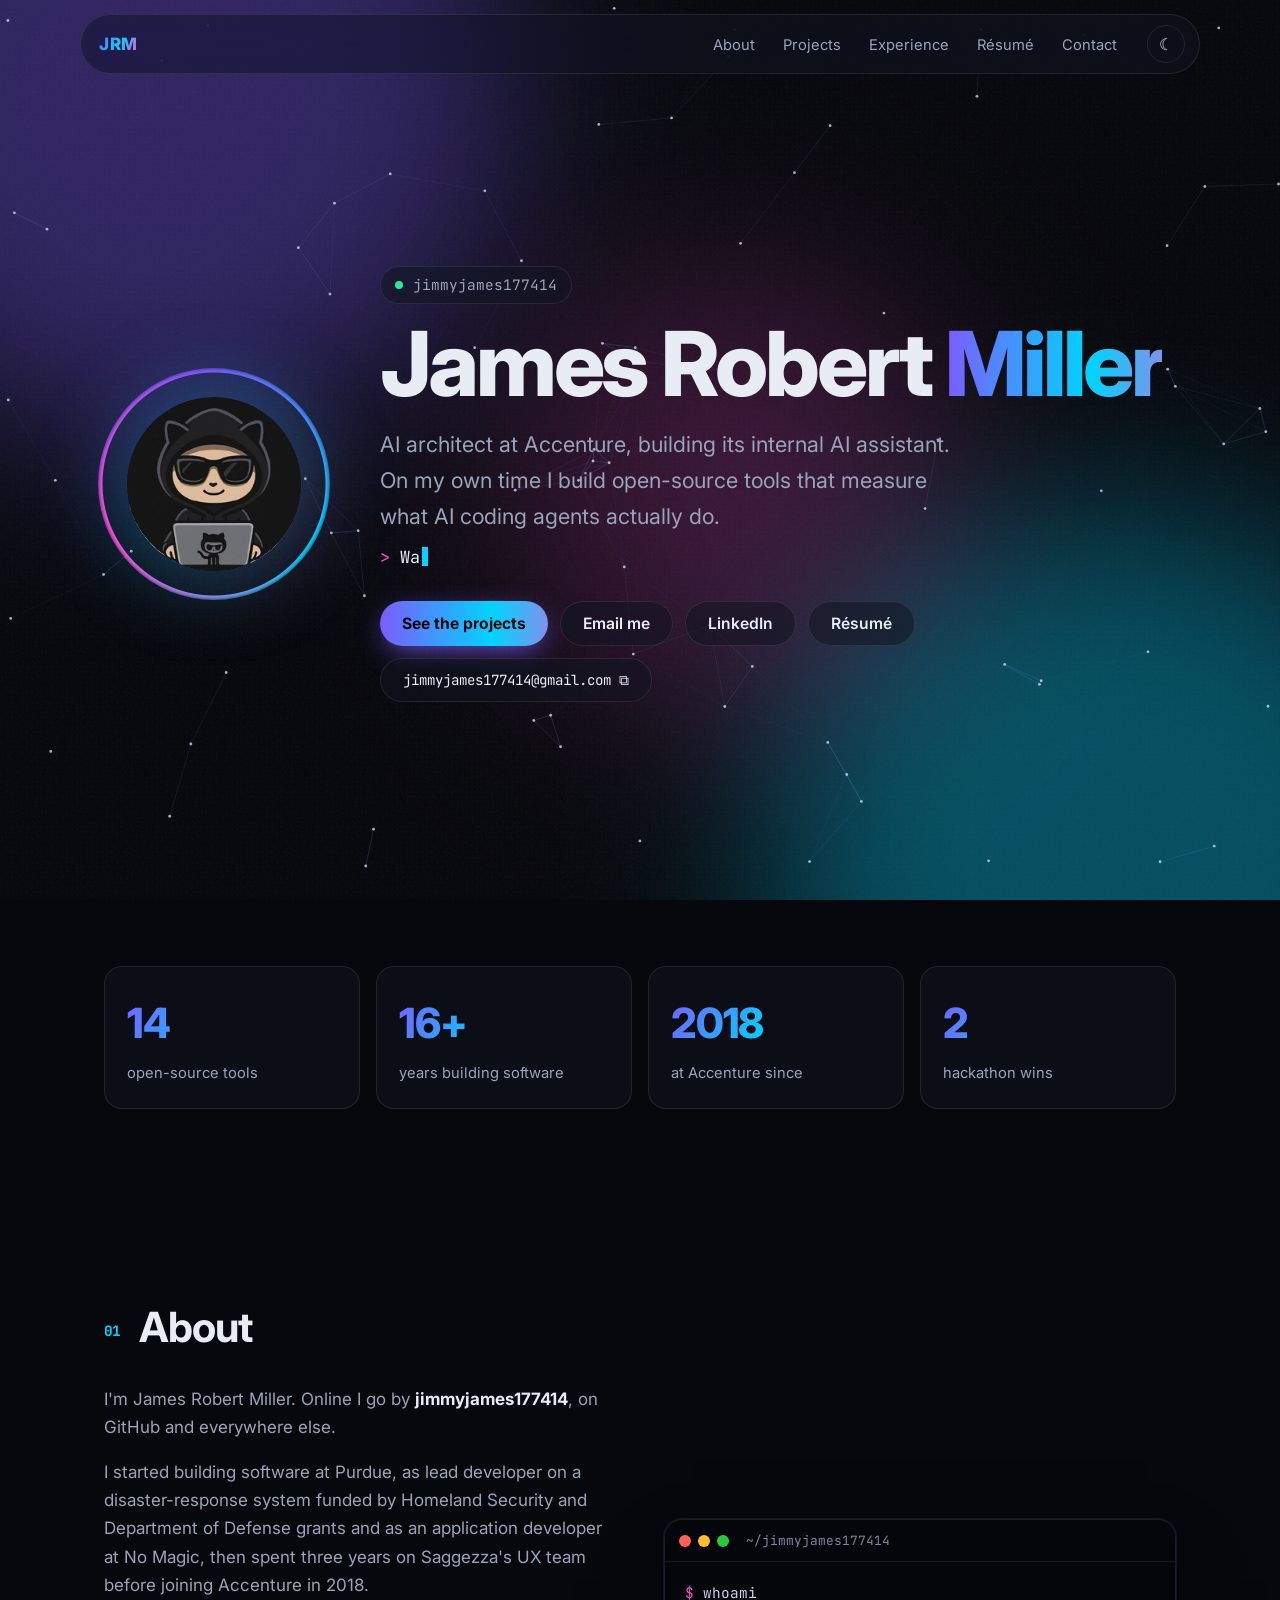
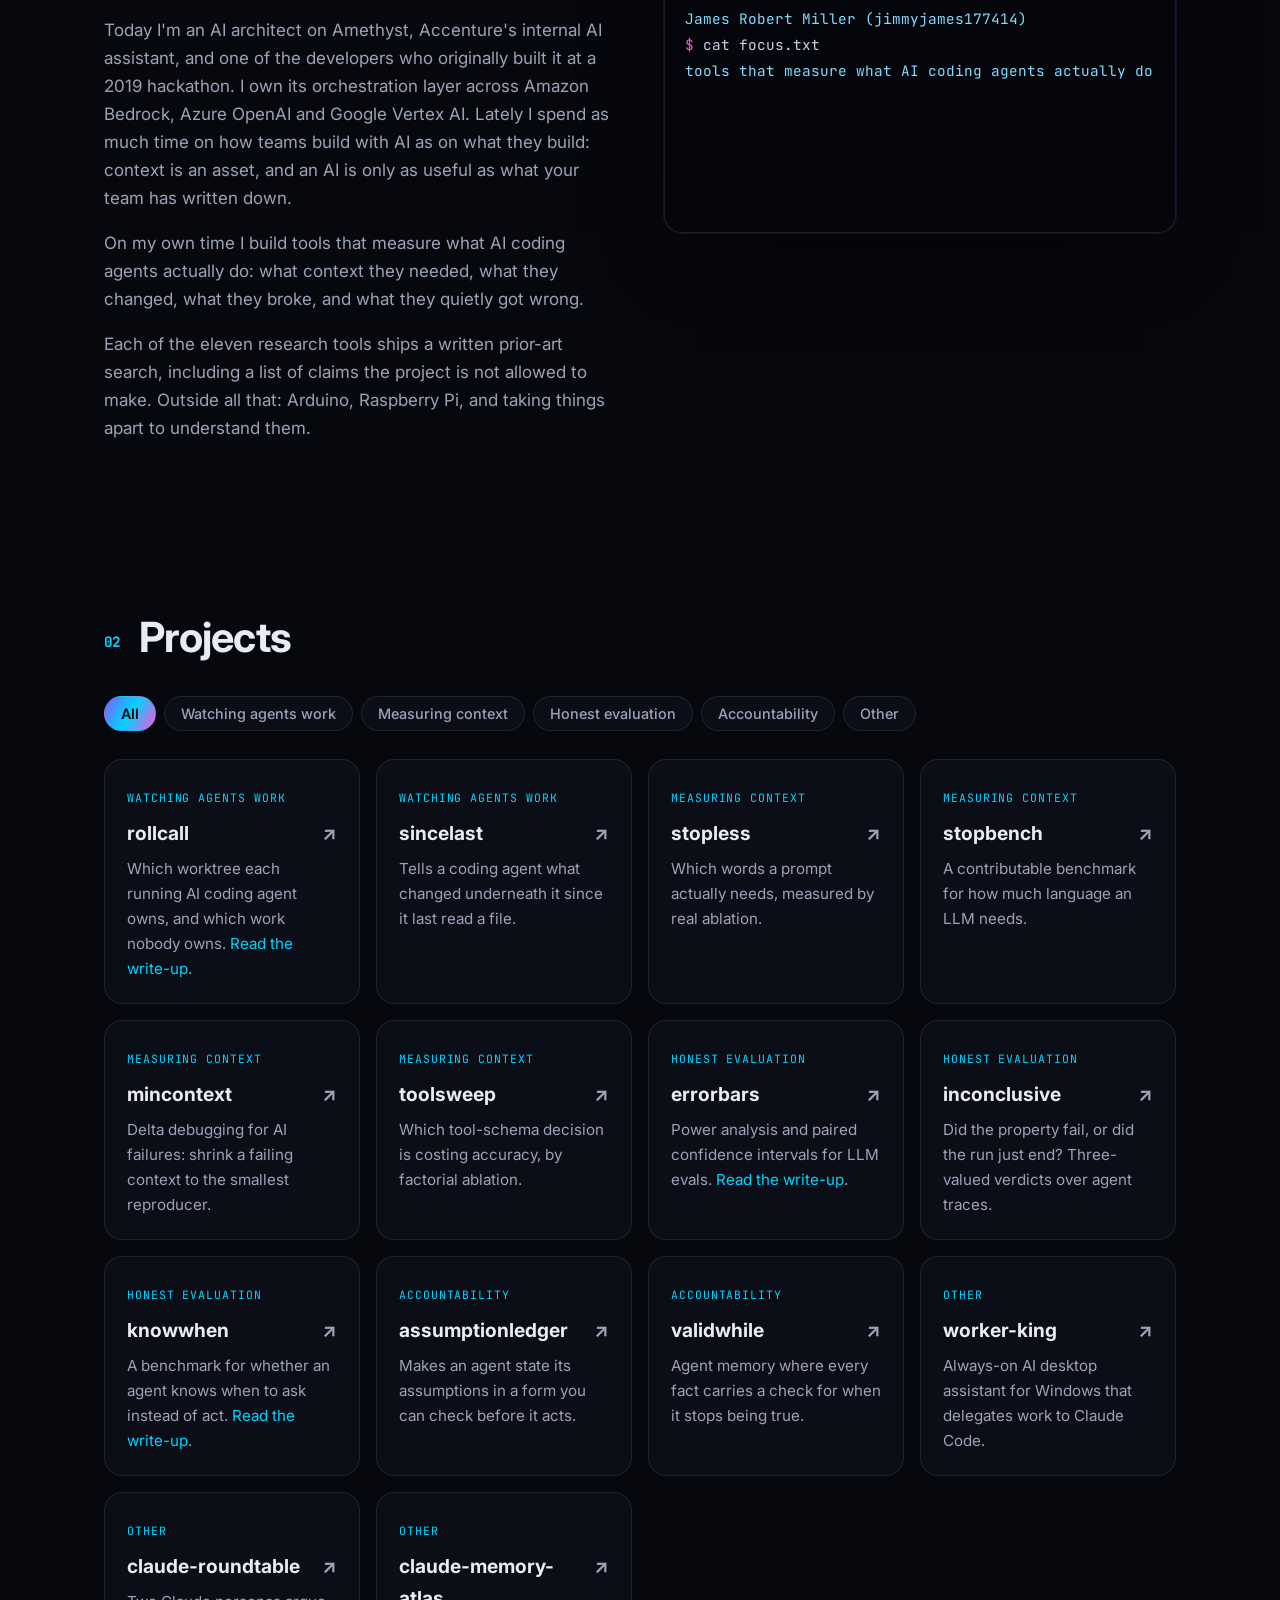
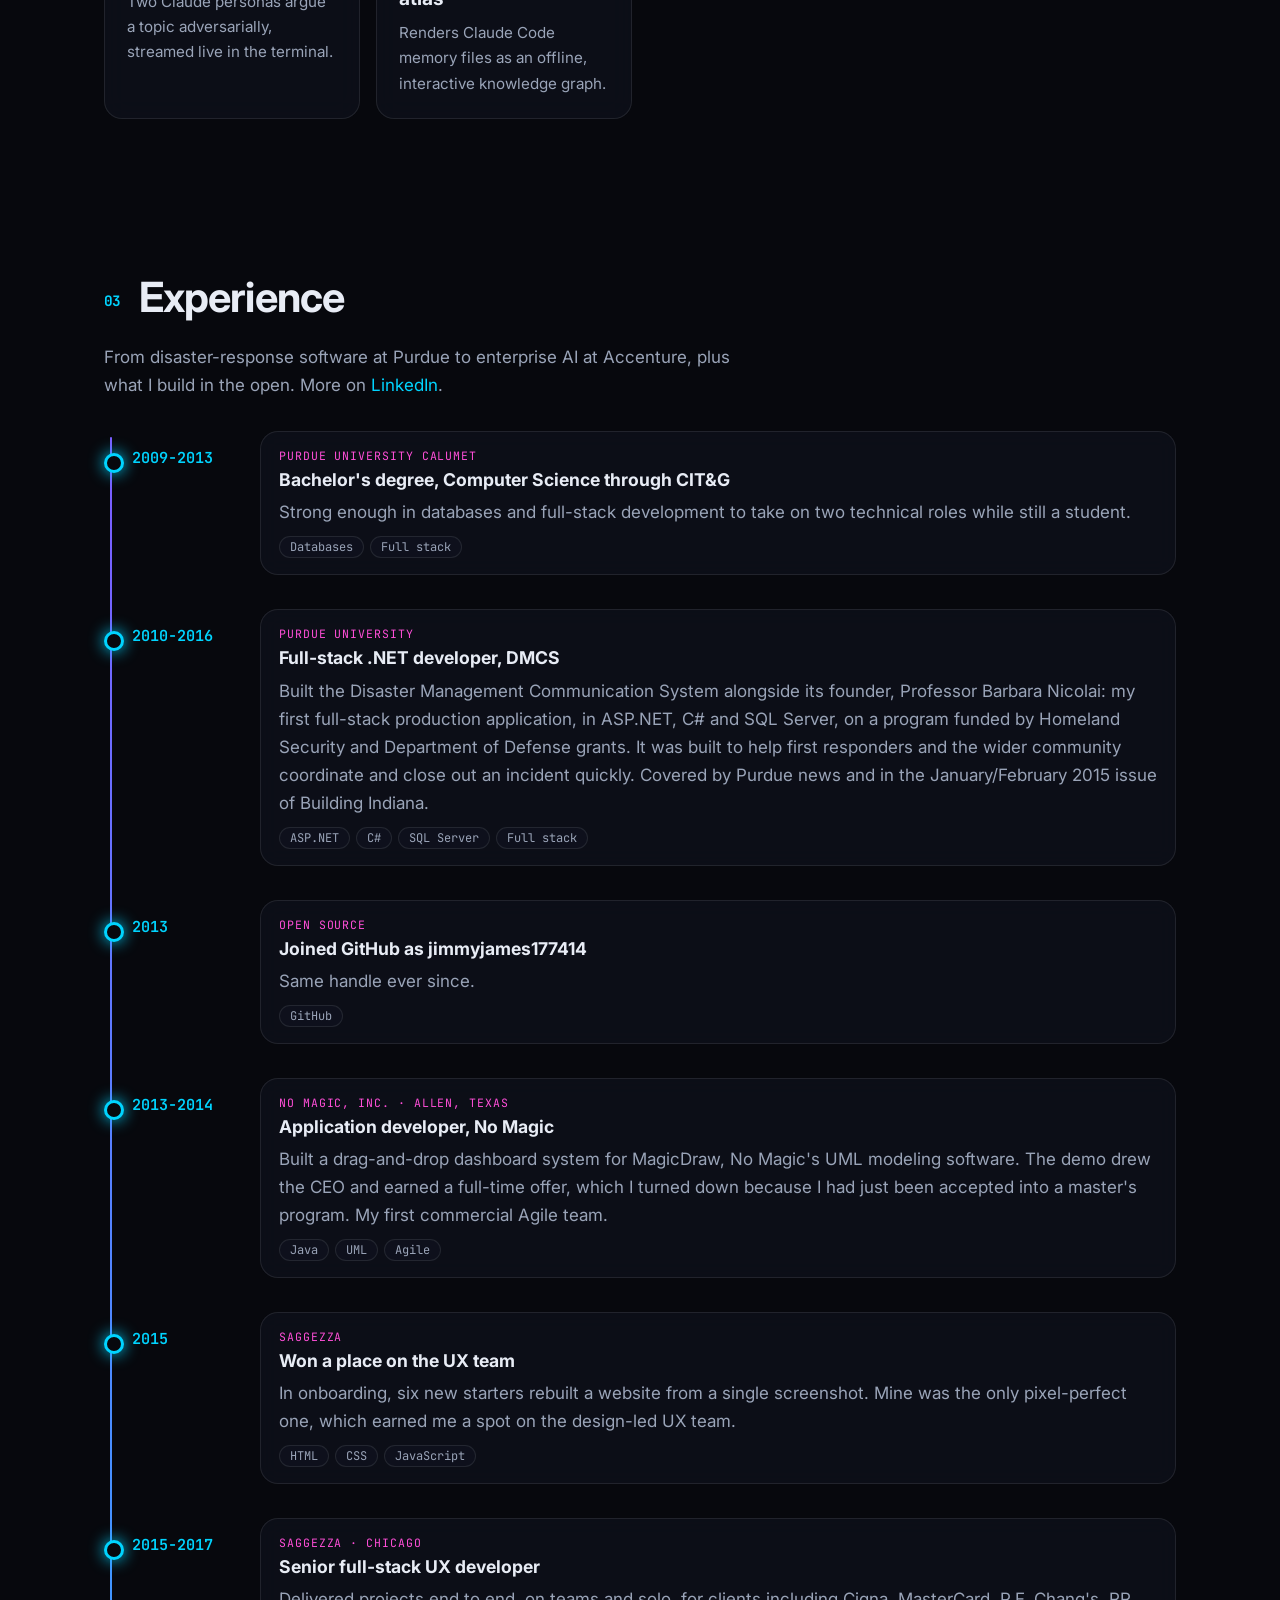
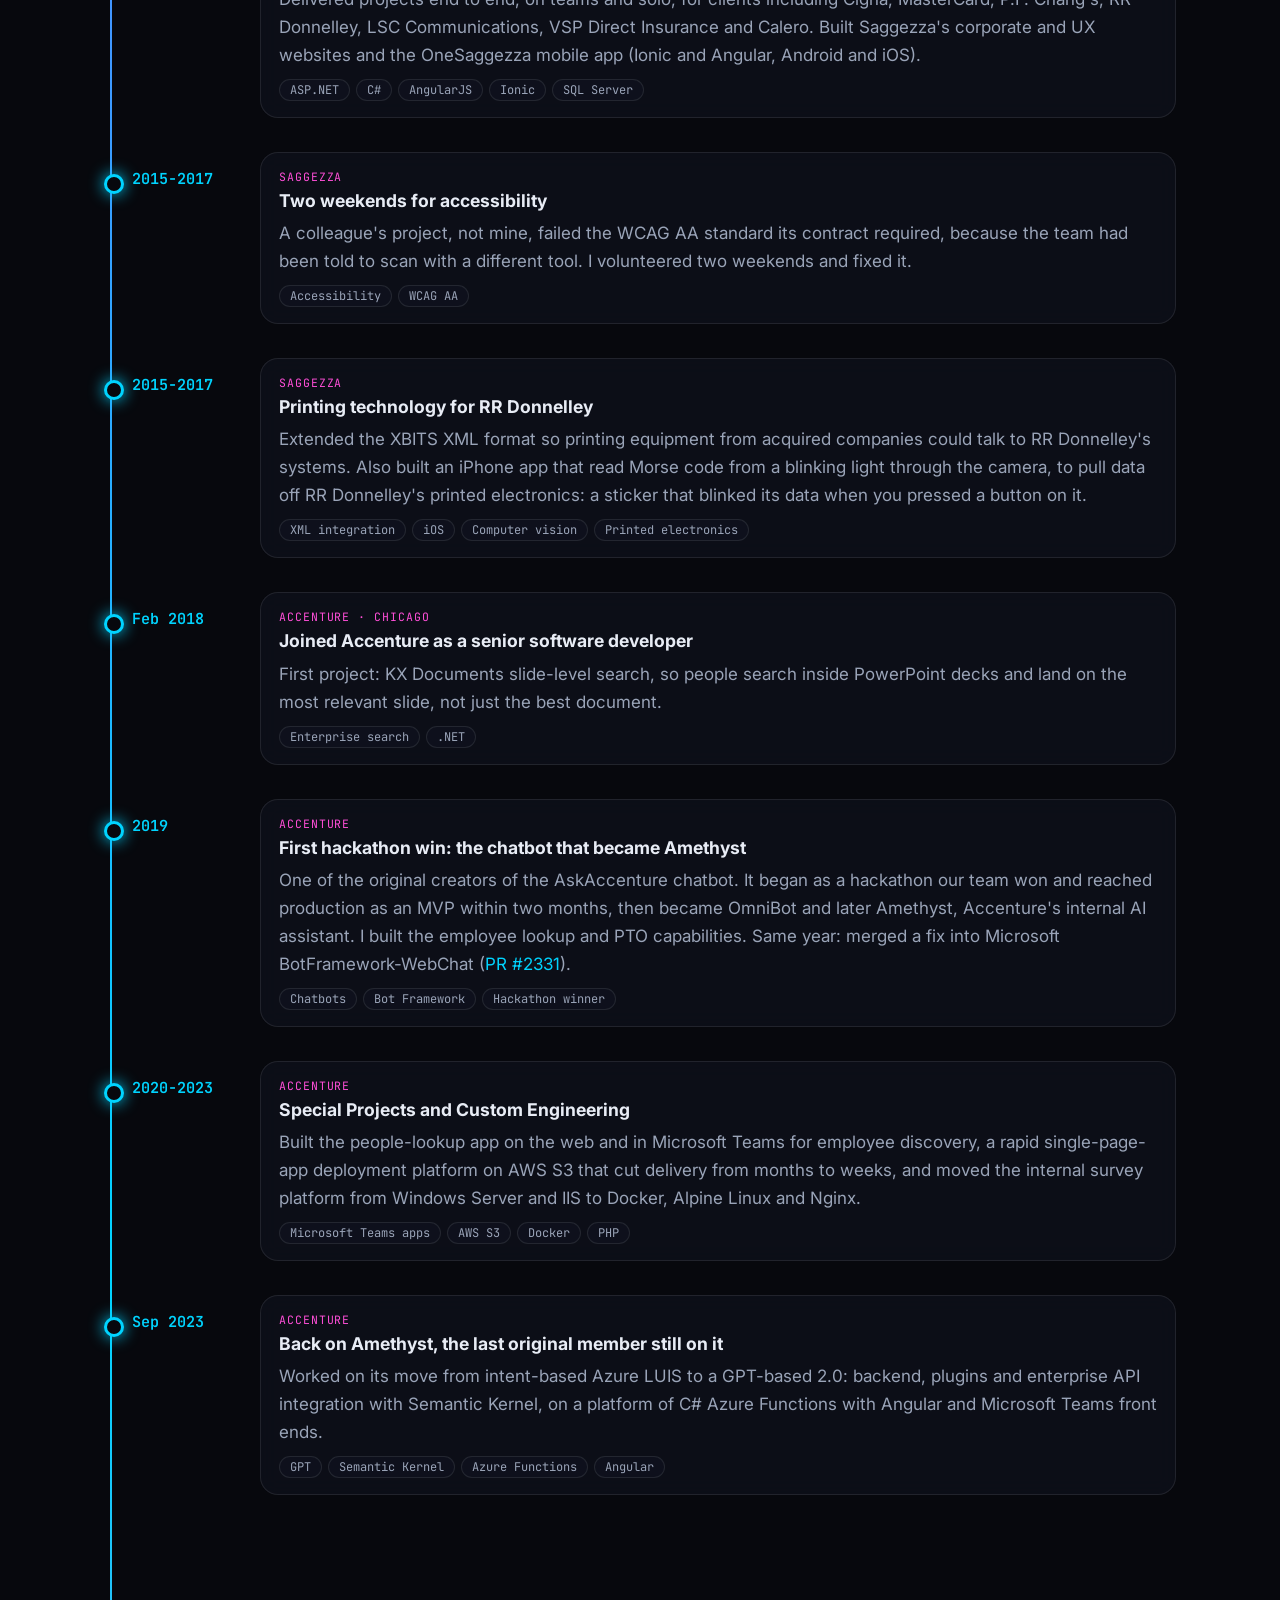
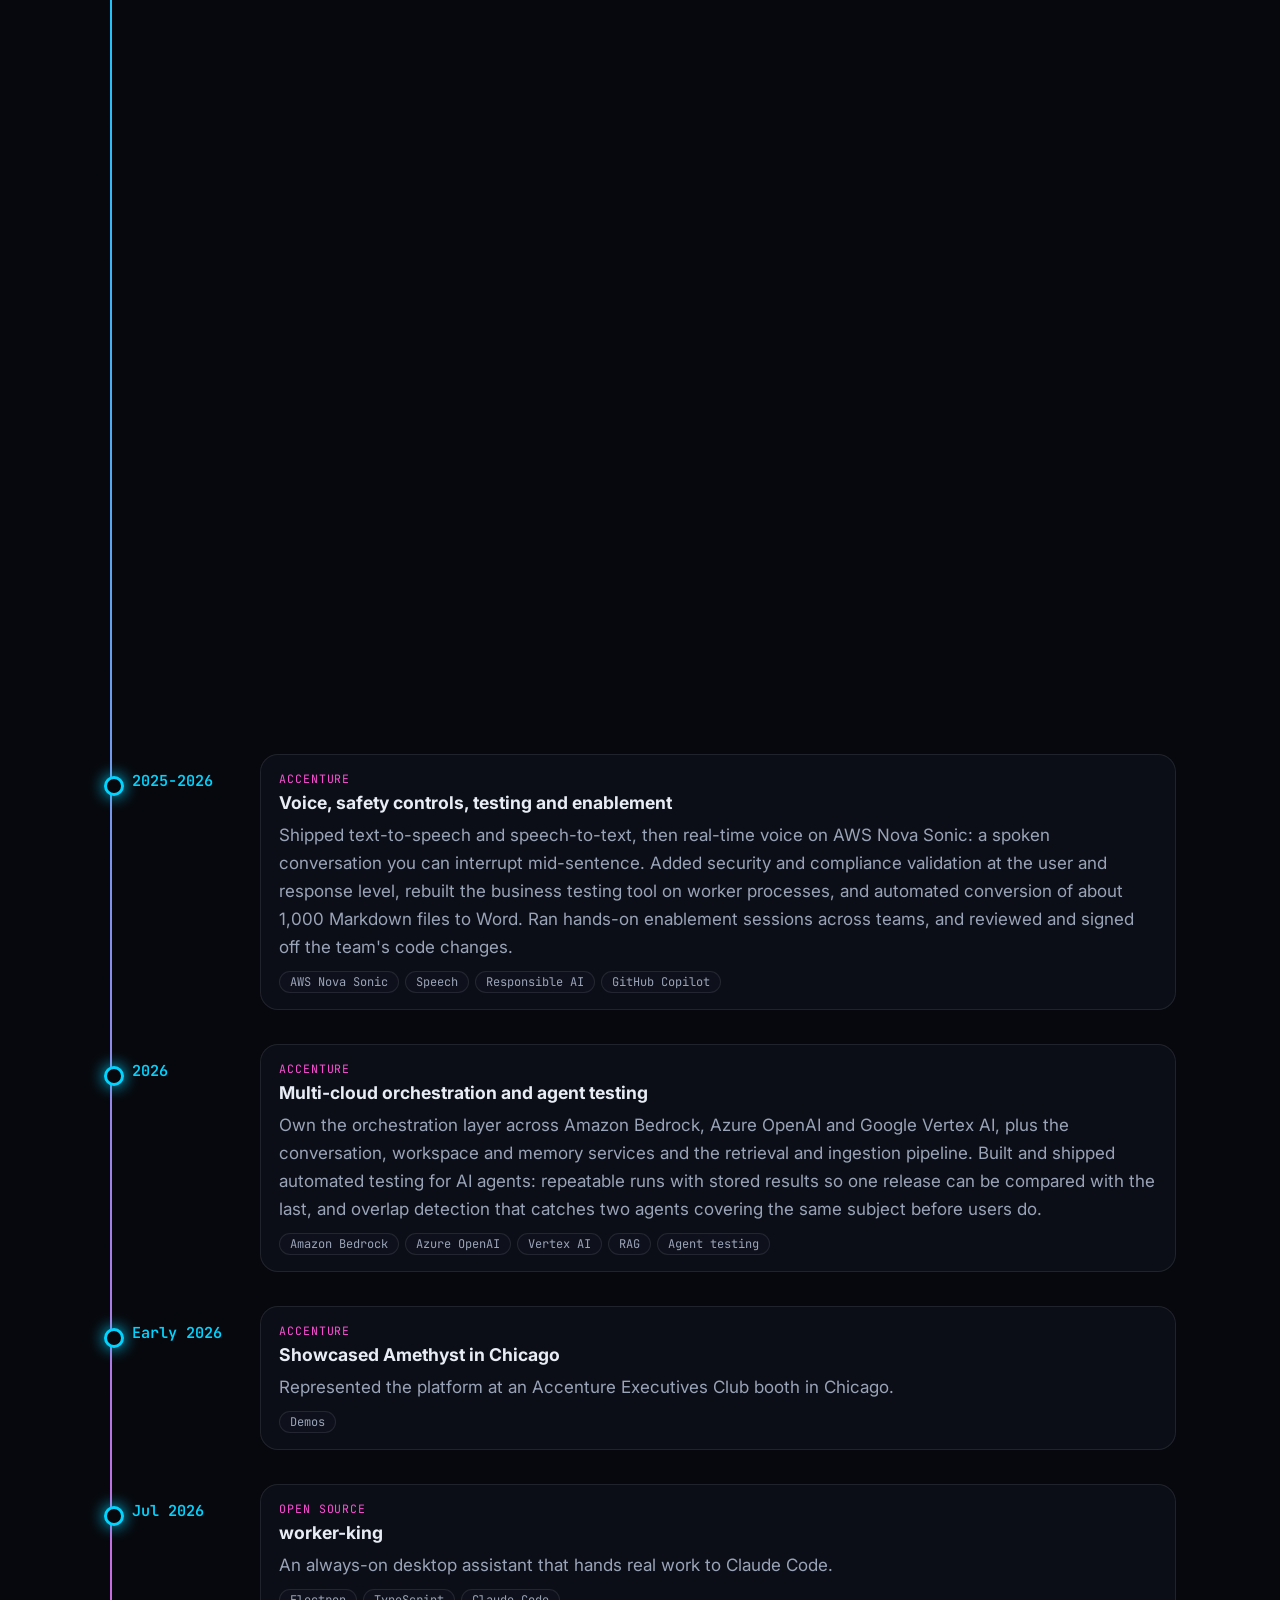
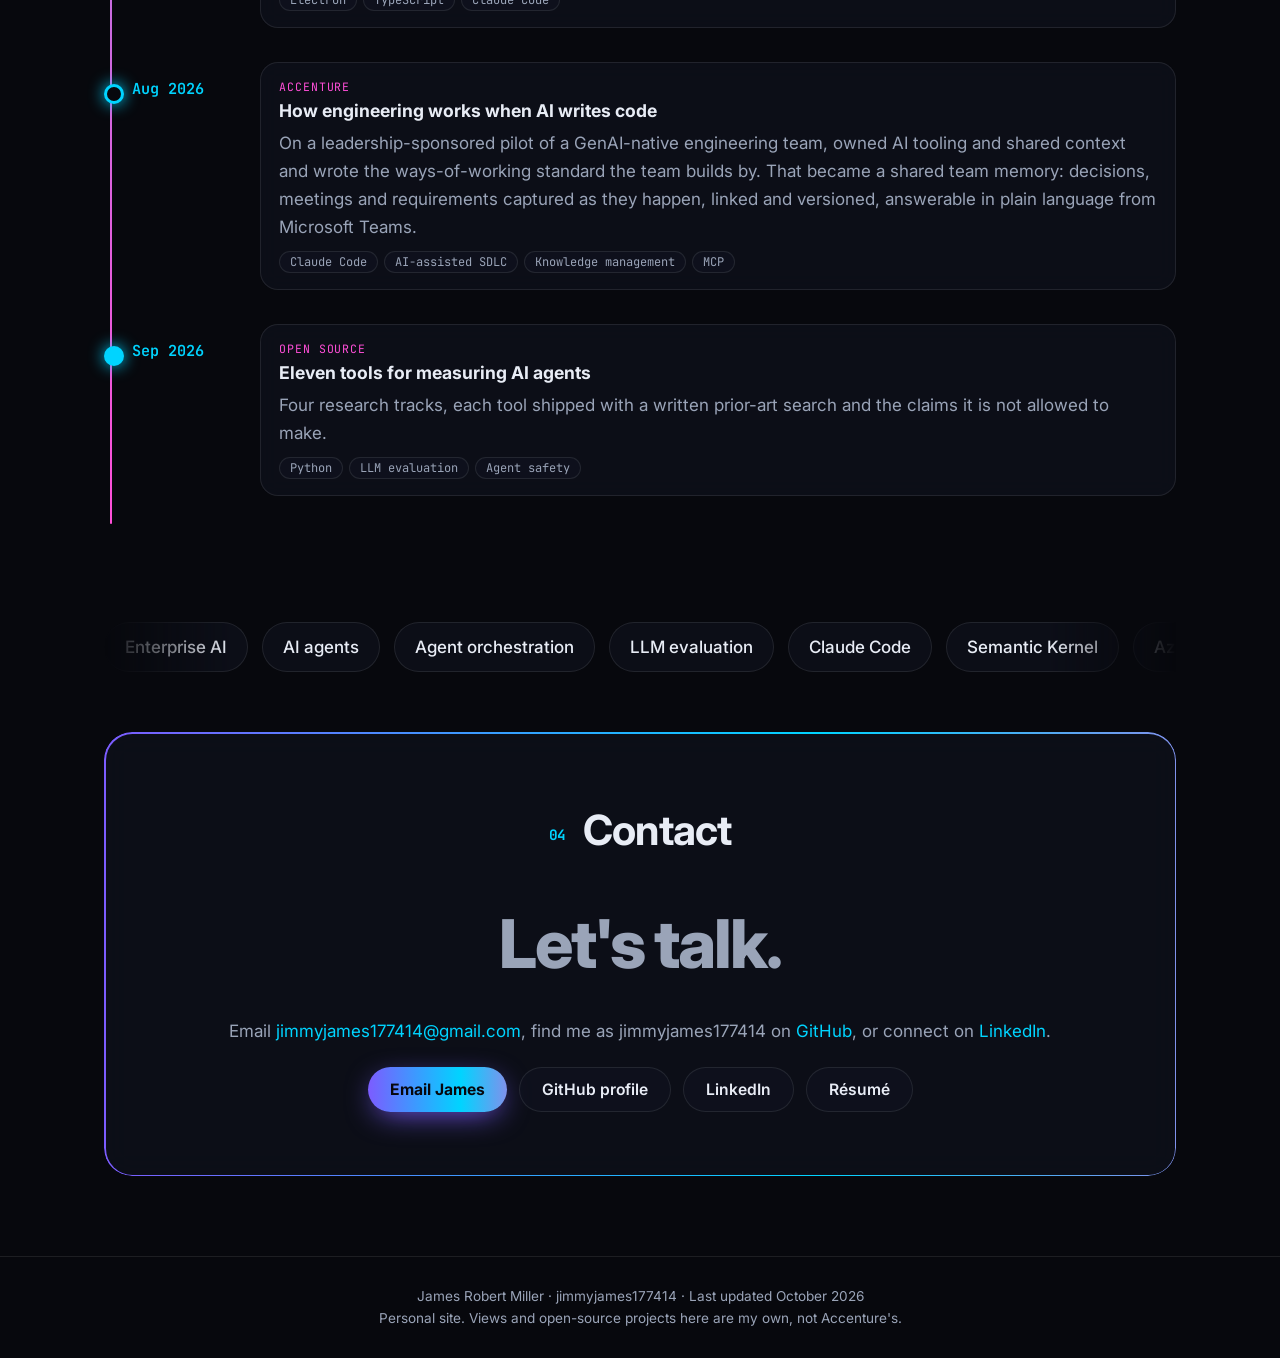
<file: index.html>
<!doctype html>
<html lang="en" data-theme="dark">
<head>
<meta charset="utf-8">
<meta name="viewport" content="width=device-width, initial-scale=1">
<title>James Robert Miller (jimmyjames177414) | AI agent tooling</title>
<meta name="description" content="James Robert Miller (jimmyjames177414), AI architect at Accenture in Chicago. Enterprise AI and open-source agent tools. jimmyjames177414@gmail.com">
<meta name="author" content="James Robert Miller">
<link rel="canonical" href="https://jimmyjames177414.github.io/">
<link rel="me" href="https://github.com/jimmyjames177414">
<link rel="me" href="https://www.linkedin.com/in/jimmyjames177414/">
<link rel="icon" type="image/png" sizes="32x32" href="assets/favicon-32.png">
<link rel="apple-touch-icon" href="assets/apple-touch-icon.png">
<meta name="theme-color" content="#07080d">

<meta property="og:type" content="profile">
<meta property="og:site_name" content="James Robert Miller">
<meta property="og:title" content="James Robert Miller (jimmyjames177414)">
<meta property="og:description" content="AI architect at Accenture. I build open-source tools that measure what AI coding agents actually do.">
<meta property="og:url" content="https://jimmyjames177414.github.io/">
<meta property="og:image" content="https://jimmyjames177414.github.io/assets/og.png">
<meta property="og:image:width" content="1200">
<meta property="og:image:height" content="630">
<meta property="og:image:alt" content="James Robert Miller (jimmyjames177414), AI architect at Accenture">
<meta property="profile:first_name" content="James">
<meta property="profile:last_name" content="Miller">
<meta property="profile:username" content="jimmyjames177414">
<meta name="twitter:card" content="summary_large_image">

<script type="application/ld+json">
{
  "@context": "https://schema.org",
  "@type": "ProfilePage",
  "url": "https://jimmyjames177414.github.io/",
  "dateModified": "2026-10-21T08:30:00-05:00",
  "mainEntity": {
    "@type": "Person",
    "@id": "https://jimmyjames177414.github.io/#person",
    "name": "James Robert Miller",
    "givenName": "James",
    "additionalName": "Robert",
    "familyName": "Miller",
    "alternateName": ["jimmyjames177414", "Jim Miller"],
    "jobTitle": "AI Architect",
    "worksFor": { "@type": "Organization", "name": "Accenture", "url": "https://www.accenture.com" },
    "alumniOf": { "@type": "CollegeOrUniversity", "name": "Purdue University Calumet" },
    "address": { "@type": "PostalAddress", "addressLocality": "Chicago", "addressRegion": "IL", "addressCountry": "US" },
    "email": "mailto:jimmyjames177414@gmail.com",
    "url": "https://jimmyjames177414.github.io/",
    "image": "https://jimmyjames177414.github.io/assets/avatar-256.png",
    "sameAs": [
      "https://github.com/jimmyjames177414",
      "https://www.linkedin.com/in/jimmyjames177414/",
      "https://huggingface.co/jimmyjames177414",
      "https://orcid.org/0009-0009-2403-5586",
      "https://bsky.app/profile/did:plc:4oco2fdo75lsageyh7txkivs"
    ],
    "knowsAbout": ["Enterprise AI assistants", "Amazon Bedrock", "Azure OpenAI", "Google Vertex AI", "RAG", "MCP", "AI agents", "Agent orchestration", "LLM evaluation", "Claude Code", "Semantic Kernel", "Azure", "AWS", "Terraform", "Performance engineering", ".NET", "Python", "TypeScript", "Angular"]
  }
}
</script>

<link rel="preconnect" href="https://fonts.googleapis.com">
<link rel="preconnect" href="https://fonts.gstatic.com" crossorigin>
<link rel="stylesheet" href="https://fonts.googleapis.com/css2?family=Inter:wght@400;500;600;800&family=JetBrains+Mono:wght@400;600&display=swap">
<link rel="stylesheet" href="assets/site.css">
<script>(function(d){try{var t=localStorage.getItem('theme');if(t)d.dataset.theme=t;}catch(e){}if(!matchMedia('(prefers-reduced-motion: reduce)').matches){d.classList.add('js');setTimeout(function(){if(!window.__fx)d.classList.remove('js');},2500);}})(document.documentElement);</script>
<script src="assets/site.js" defer></script>
</head>
<body>

<div class="bg" aria-hidden="true">
  <div class="blob b1"></div><div class="blob b2"></div><div class="blob b3"></div>
  <canvas id="stars"></canvas>
  <div class="grain"></div>
</div>
<div class="cursor-glow" aria-hidden="true"></div>
<div class="progress" aria-hidden="true"></div>

<nav class="nav" aria-label="Main">
  <a class="brand" href="#top" aria-label="James Robert Miller, top of page"><span>JRM</span></a>
  <ul>
    <li><a href="#about">About</a></li>
    <li><a href="#projects">Projects</a></li>
    <li><a href="#timeline">Experience</a></li>
    <li><a href="resume/">Résumé</a></li>
    <li><a href="#contact">Contact</a></li>
  </ul>
  <button class="theme" type="button" aria-label="Light theme" aria-pressed="false"><span class="sun">☀</span><span class="moon">☾</span></button>
</nav>

<main id="top">

<section class="hero">
  <div class="avatar reveal">
    <div class="ring"></div>
    <img src="assets/avatar-256.png" alt="Avatar of James Robert Miller (jimmyjames177414)" width="200" height="200">
  </div>
  <div class="hero-text">
    <p class="eyebrow reveal"><span class="dot"></span> jimmyjames177414</p>
    <h1 class="reveal">James Robert <span class="grad">Miller</span></h1>
    <p class="lead reveal">AI architect at Accenture, building its internal AI assistant. On my own time I build open-source tools that measure what AI coding agents actually do.</p>
    <p class="rotator reveal" aria-hidden="true"><span class="prompt">&gt;</span> <span id="rotate">Watching agents work.</span><span class="caret"></span></p>
    <div class="cta reveal">
      <a class="btn primary" href="#projects">See the projects</a>
      <a class="btn ghost" href="mailto:jimmyjames177414@gmail.com">Email me</a>
      <a class="btn ghost" href="https://www.linkedin.com/in/jimmyjames177414/" rel="me">LinkedIn</a>
      <a class="btn ghost" href="resume/">Résumé</a>
      <button class="btn chip copy" type="button" data-copy="jimmyjames177414@gmail.com" aria-label="Copy email address jimmyjames177414@gmail.com">jimmyjames177414@gmail.com <span aria-hidden="true">⧉</span></button>
    </div>
  </div>
</section>

<section class="stats" aria-label="At a glance">
  <div class="stat reveal tilt"><b data-count="14">14</b><span>open-source tools</span></div>
  <div class="stat reveal tilt"><b data-count="16" data-suffix="+">16+</b><span>years building software</span></div>
  <div class="stat reveal tilt"><b data-count="2018">2018</b><span>at Accenture since</span></div>
  <div class="stat reveal tilt"><b data-count="2">2</b><span>hackathon wins</span></div>
</section>

<section id="about" class="split">
  <div class="reveal">
    <h2><span class="num">01</span> About</h2>
    <p>I'm James Robert Miller. Online I go by <strong>jimmyjames177414</strong>, on GitHub and everywhere else.</p>
    <p>I started building software at Purdue, as lead developer on a disaster-response system funded by Homeland Security and Department of Defense grants and as an application developer at No Magic, then spent three years on Saggezza's UX team before joining Accenture in 2018.</p>
    <p>Today I'm an AI architect on Amethyst, Accenture's internal AI assistant, and one of the developers who originally built it at a 2019 hackathon. I own its orchestration layer across Amazon Bedrock, Azure OpenAI and Google Vertex AI. Lately I spend as much time on how teams build with AI as on what they build: context is an asset, and an AI is only as useful as what your team has written down.</p>
    <p>On my own time I build tools that measure what AI coding agents actually do: what context they needed, what they changed, what they broke, and what they quietly got wrong.</p>
    <p>Each of the eleven research tools ships a written prior-art search, including a list of claims the project is not allowed to make. Outside all that: Arduino, Raspberry Pi, and taking things apart to understand them.</p>
  </div>
  <div class="term reveal tilt" role="img" aria-label="Terminal showing whoami: James Robert Miller (jimmyjames177414)">
    <div class="term-bar"><i></i><i></i><i></i><span>~/jimmyjames177414</span></div>
    <pre class="term-body" id="term"><span class="l"><span class="p">$</span> whoami</span>
<span class="l o">James Robert Miller (jimmyjames177414)</span>
<span class="l"><span class="p">$</span> cat focus.txt</span>
<span class="l o">tools that measure what AI coding agents actually do</span>
<span class="l"><span class="p">$</span> ls projects/</span>
<span class="l o">rollcall  sincelast  stopless  mincontext  errorbars</span>
<span class="l o">knowwhen  validwhile  toolsweep  worker-king  ...</span>
<span class="l"><span class="p">$</span> echo $EMAIL</span>
<span class="l o">jimmyjames177414@gmail.com</span></pre>
  </div>
</section>

<section id="projects">
  <h2 class="reveal"><span class="num">02</span> Projects</h2>
  <div class="filters reveal" role="group" aria-label="Filter projects">
    <button type="button" class="on" aria-pressed="true" data-filter="all">All</button>
    <button type="button" aria-pressed="false" data-filter="watch">Watching agents work</button>
    <button type="button" aria-pressed="false" data-filter="context">Measuring context</button>
    <button type="button" aria-pressed="false" data-filter="eval">Honest evaluation</button>
    <button type="button" aria-pressed="false" data-filter="account">Accountability</button>
    <button type="button" aria-pressed="false" data-filter="other">Other</button>
  </div>
  <ul class="grid">
    <li class="card reveal tilt" data-cat="watch" data-repo="rollcall"><span class="cat">Watching agents work</span><h3><a href="https://github.com/jimmyjames177414/rollcall">rollcall</a></h3><p>Which worktree each running AI coding agent owns, and which work nobody owns. <a href="notes/rollcall/">Read the write-up</a>.</p><span class="meta"></span></li>
    <li class="card reveal tilt" data-cat="watch" data-repo="sincelast"><span class="cat">Watching agents work</span><h3><a href="https://github.com/jimmyjames177414/sincelast">sincelast</a></h3><p>Tells a coding agent what changed underneath it since it last read a file.</p><span class="meta"></span></li>
    <li class="card reveal tilt" data-cat="context" data-repo="stopless"><span class="cat">Measuring context</span><h3><a href="https://github.com/jimmyjames177414/stopless">stopless</a></h3><p>Which words a prompt actually needs, measured by real ablation.</p><span class="meta"></span></li>
    <li class="card reveal tilt" data-cat="context" data-repo="stopbench"><span class="cat">Measuring context</span><h3><a href="https://github.com/jimmyjames177414/stopbench">stopbench</a></h3><p>A contributable benchmark for how much language an LLM needs.</p><span class="meta"></span></li>
    <li class="card reveal tilt" data-cat="context" data-repo="mincontext"><span class="cat">Measuring context</span><h3><a href="https://github.com/jimmyjames177414/mincontext">mincontext</a></h3><p>Delta debugging for AI failures: shrink a failing context to the smallest reproducer.</p><span class="meta"></span></li>
    <li class="card reveal tilt" data-cat="context" data-repo="toolsweep"><span class="cat">Measuring context</span><h3><a href="https://github.com/jimmyjames177414/toolsweep">toolsweep</a></h3><p>Which tool-schema decision is costing accuracy, by factorial ablation.</p><span class="meta"></span></li>
    <li class="card reveal tilt" data-cat="eval" data-repo="errorbars"><span class="cat">Honest evaluation</span><h3><a href="https://github.com/jimmyjames177414/errorbars">errorbars</a></h3><p>Power analysis and paired confidence intervals for LLM evals. <a href="notes/errorbars/">Read the write-up</a>.</p><span class="meta"></span></li>
    <li class="card reveal tilt" data-cat="eval" data-repo="inconclusive"><span class="cat">Honest evaluation</span><h3><a href="https://github.com/jimmyjames177414/inconclusive">inconclusive</a></h3><p>Did the property fail, or did the run just end? Three-valued verdicts over agent traces.</p><span class="meta"></span></li>
    <li class="card reveal tilt" data-cat="eval" data-repo="knowwhen"><span class="cat">Honest evaluation</span><h3><a href="https://github.com/jimmyjames177414/knowwhen">knowwhen</a></h3><p>A benchmark for whether an agent knows when to ask instead of act. <a href="notes/knowwhen/">Read the write-up</a>.</p><span class="meta"></span></li>
    <li class="card reveal tilt" data-cat="account" data-repo="assumptionledger"><span class="cat">Accountability</span><h3><a href="https://github.com/jimmyjames177414/assumptionledger">assumptionledger</a></h3><p>Makes an agent state its assumptions in a form you can check before it acts.</p><span class="meta"></span></li>
    <li class="card reveal tilt" data-cat="account" data-repo="validwhile"><span class="cat">Accountability</span><h3><a href="https://github.com/jimmyjames177414/validwhile">validwhile</a></h3><p>Agent memory where every fact carries a check for when it stops being true.</p><span class="meta"></span></li>
    <li class="card reveal tilt" data-cat="other" data-repo="worker-king"><span class="cat">Other</span><h3><a href="https://github.com/jimmyjames177414/worker-king">worker-king</a></h3><p>Always-on AI desktop assistant for Windows that delegates work to Claude Code.</p><span class="meta"></span></li>
    <li class="card reveal tilt" data-cat="other" data-repo="claude-roundtable"><span class="cat">Other</span><h3><a href="https://github.com/jimmyjames177414/claude-roundtable">claude-roundtable</a></h3><p>Two Claude personas argue a topic adversarially, streamed live in the terminal.</p><span class="meta"></span></li>
    <li class="card reveal tilt" data-cat="other" data-repo="claude-memory-atlas"><span class="cat">Other</span><h3><a href="https://github.com/jimmyjames177414/claude-memory-atlas">claude-memory-atlas</a></h3><p>Renders Claude Code memory files as an offline, interactive knowledge graph.</p><span class="meta"></span></li>
  </ul>
</section>

<section id="timeline">
  <h2 class="reveal"><span class="num">03</span> Experience</h2>
  <p class="sub reveal">From disaster-response software at Purdue to enterprise AI at Accenture, plus what I build in the open. More on <a href="https://www.linkedin.com/in/jimmyjames177414/">LinkedIn</a>.</p>
  <ol class="tl">
    <li class="reveal"><span class="when">2009-2013</span><div><p class="org">Purdue University Calumet</p><h3>Bachelor's degree, Computer Science through CIT&amp;G</h3><p>Strong enough in databases and full-stack development to take on two technical roles while still a student.</p><p class="tags"><span>Databases</span><span>Full stack</span></p></div></li>
    <li class="reveal"><span class="when">2010-2016</span><div><p class="org">Purdue University</p><h3>Full-stack .NET developer, DMCS</h3><p>Built the Disaster Management Communication System alongside its founder, Professor Barbara Nicolai: my first full-stack production application, in ASP.NET, C# and SQL Server, on a program funded by Homeland Security and Department of Defense grants. It was built to help first responders and the wider community coordinate and close out an incident quickly. Covered by Purdue news and in the January/February 2015 issue of Building Indiana.</p><p class="tags"><span>ASP.NET</span><span>C#</span><span>SQL Server</span><span>Full stack</span></p></div></li>
    <li class="reveal"><span class="when">2013</span><div><p class="org">Open source</p><h3>Joined GitHub as jimmyjames177414</h3><p>Same handle ever since.</p><p class="tags"><span>GitHub</span></p></div></li>
    <li class="reveal"><span class="when">2013-2014</span><div><p class="org">No Magic, Inc. · Allen, Texas</p><h3>Application developer, No Magic</h3><p>Built a drag-and-drop dashboard system for MagicDraw, No Magic's UML modeling software. The demo drew the CEO and earned a full-time offer, which I turned down because I had just been accepted into a master's program. My first commercial Agile team.</p><p class="tags"><span>Java</span><span>UML</span><span>Agile</span></p></div></li>
    <li class="reveal"><span class="when">2015</span><div><p class="org">Saggezza</p><h3>Won a place on the UX team</h3><p>In onboarding, six new starters rebuilt a website from a single screenshot. Mine was the only pixel-perfect one, which earned me a spot on the design-led UX team.</p><p class="tags"><span>HTML</span><span>CSS</span><span>JavaScript</span></p></div></li>
    <li class="reveal"><span class="when">2015-2017</span><div><p class="org">Saggezza · Chicago</p><h3>Senior full-stack UX developer</h3><p>Delivered projects end to end, on teams and solo, for clients including Cigna, MasterCard, P.F. Chang's, RR Donnelley, LSC Communications, VSP Direct Insurance and Calero. Built Saggezza's corporate and UX websites and the OneSaggezza mobile app (Ionic and Angular, Android and iOS).</p><p class="tags"><span>ASP.NET</span><span>C#</span><span>AngularJS</span><span>Ionic</span><span>SQL Server</span></p></div></li>
    <li class="reveal"><span class="when">2015-2017</span><div><p class="org">Saggezza</p><h3>Two weekends for accessibility</h3><p>A colleague's project, not mine, failed the WCAG AA standard its contract required, because the team had been told to scan with a different tool. I volunteered two weekends and fixed it.</p><p class="tags"><span>Accessibility</span><span>WCAG AA</span></p></div></li>
    <li class="reveal"><span class="when">2015-2017</span><div><p class="org">Saggezza</p><h3>Printing technology for RR Donnelley</h3><p>Extended the XBITS XML format so printing equipment from acquired companies could talk to RR Donnelley's systems. Also built an iPhone app that read Morse code from a blinking light through the camera, to pull data off RR Donnelley's printed electronics: a sticker that blinked its data when you pressed a button on it.</p><p class="tags"><span>XML integration</span><span>iOS</span><span>Computer vision</span><span>Printed electronics</span></p></div></li>
    <li class="reveal"><span class="when">Feb 2018</span><div><p class="org">Accenture · Chicago</p><h3>Joined Accenture as a senior software developer</h3><p>First project: KX Documents slide-level search, so people search inside PowerPoint decks and land on the most relevant slide, not just the best document.</p><p class="tags"><span>Enterprise search</span><span>.NET</span></p></div></li>
    <li class="reveal"><span class="when">2019</span><div><p class="org">Accenture</p><h3>First hackathon win: the chatbot that became Amethyst</h3><p>One of the original creators of the AskAccenture chatbot. It began as a hackathon our team won and reached production as an MVP within two months, then became OmniBot and later Amethyst, Accenture's internal AI assistant. I built the employee lookup and PTO capabilities. Same year: merged a fix into Microsoft BotFramework-WebChat (<a href="https://github.com/microsoft/BotFramework-WebChat/pull/2331">PR #2331</a>).</p><p class="tags"><span>Chatbots</span><span>Bot Framework</span><span>Hackathon winner</span></p></div></li>
    <li class="reveal"><span class="when">2020-2023</span><div><p class="org">Accenture</p><h3>Special Projects and Custom Engineering</h3><p>Built the people-lookup app on the web and in Microsoft Teams for employee discovery, a rapid single-page-app deployment platform on AWS S3 that cut delivery from months to weeks, and moved the internal survey platform from Windows Server and IIS to Docker, Alpine Linux and Nginx.</p><p class="tags"><span>Microsoft Teams apps</span><span>AWS S3</span><span>Docker</span><span>PHP</span></p></div></li>
    <li class="reveal"><span class="when">Sep 2023</span><div><p class="org">Accenture</p><h3>Back on Amethyst, the last original member still on it</h3><p>Worked on its move from intent-based Azure LUIS to a GPT-based 2.0: backend, plugins and enterprise API integration with Semantic Kernel, on a platform of C# Azure Functions with Angular and Microsoft Teams front ends.</p><p class="tags"><span>GPT</span><span>Semantic Kernel</span><span>Azure Functions</span><span>Angular</span></p></div></li>
    <li class="reveal"><span class="when">2023-2024</span><div><p class="org">Hackathon</p><h3>Second hackathon win</h3><p>Two-time hackathon winner.</p><p class="tags"><span>Hackathon winner</span></p></div></li>
    <li class="reveal"><span class="when">Dec 2024</span><div><p class="org">Accenture</p><h3>Promoted to architect</h3><p>First architect assignment: repeatable performance testing with JMeter and Azure Load Testing in containers, provisioned with Terraform and wired into pipelines.</p><p class="tags"><span>JMeter</span><span>Azure Load Testing</span><span>Terraform</span></p></div></li>
    <li class="reveal"><span class="when">2025</span><div><p class="org">Accenture</p><h3>Technical architect for a global team</h3><p>The US-based architect working with engineers in Manila and testers in Argentina. Worked across agent registration and orchestration, access-controlled agent selection, the .NET 8 move for Azure Functions, and integrations including Microsoft Graph, M365 Copilot, Teams SSO and Adobe Firefly.</p><p class="tags"><span>Agent orchestration</span><span>Azure</span><span>.NET 8</span><span>Microsoft Graph</span></p></div></li>
    <li class="reveal"><span class="when">Jul-Sep 2025</span><div><p class="org">Accenture</p><h3>Isolated environments for agent builders</h3><p>Designed and built two separate environments, each with its own databases and AI services, so teams building agents on Accenture's agent platform can experiment without touching internal dev and staging.</p><p class="tags"><span>Environment strategy</span><span>Terraform</span><span>Azure</span></p></div></li>
    <li class="reveal"><span class="when">2025-2026</span><div><p class="org">Accenture</p><h3>Voice, safety controls, testing and enablement</h3><p>Shipped text-to-speech and speech-to-text, then real-time voice on AWS Nova Sonic: a spoken conversation you can interrupt mid-sentence. Added security and compliance validation at the user and response level, rebuilt the business testing tool on worker processes, and automated conversion of about 1,000 Markdown files to Word. Ran hands-on enablement sessions across teams, and reviewed and signed off the team's code changes.</p><p class="tags"><span>AWS Nova Sonic</span><span>Speech</span><span>Responsible AI</span><span>GitHub Copilot</span></p></div></li>
    <li class="reveal"><span class="when">2026</span><div><p class="org">Accenture</p><h3>Multi-cloud orchestration and agent testing</h3><p>Own the orchestration layer across Amazon Bedrock, Azure OpenAI and Google Vertex AI, plus the conversation, workspace and memory services and the retrieval and ingestion pipeline. Built and shipped automated testing for AI agents: repeatable runs with stored results so one release can be compared with the last, and overlap detection that catches two agents covering the same subject before users do.</p><p class="tags"><span>Amazon Bedrock</span><span>Azure OpenAI</span><span>Vertex AI</span><span>RAG</span><span>Agent testing</span></p></div></li>
    <li class="reveal"><span class="when">Early 2026</span><div><p class="org">Accenture</p><h3>Showcased Amethyst in Chicago</h3><p>Represented the platform at an Accenture Executives Club booth in Chicago.</p><p class="tags"><span>Demos</span></p></div></li>
    <li class="reveal"><span class="when">Jul 2026</span><div><p class="org">Open source</p><h3>worker-king</h3><p>An always-on desktop assistant that hands real work to Claude Code.</p><p class="tags"><span>Electron</span><span>TypeScript</span><span>Claude Code</span></p></div></li>
    <li class="reveal"><span class="when">Aug 2026</span><div><p class="org">Accenture</p><h3>How engineering works when AI writes code</h3><p>On a leadership-sponsored pilot of a GenAI-native engineering team, owned AI tooling and shared context and wrote the ways-of-working standard the team builds by. That became a shared team memory: decisions, meetings and requirements captured as they happen, linked and versioned, answerable in plain language from Microsoft Teams.</p><p class="tags"><span>Claude Code</span><span>AI-assisted SDLC</span><span>Knowledge management</span><span>MCP</span></p></div></li>
    <li class="reveal now"><span class="when">Sep 2026</span><div><p class="org">Open source</p><h3>Eleven tools for measuring AI agents</h3><p>Four research tracks, each tool shipped with a written prior-art search and the claims it is not allowed to make.</p><p class="tags"><span>Python</span><span>LLM evaluation</span><span>Agent safety</span></p></div></li>
  </ol>
</section>

<section class="marquee" aria-label="Skills (hover, focus or press to pause)" tabindex="0">
  <div class="track">
    <span>Enterprise AI</span><span>AI agents</span><span>Agent orchestration</span><span>LLM evaluation</span><span>Claude Code</span><span>Semantic Kernel</span><span>Azure</span><span>AWS</span><span>Terraform</span><span>Kubernetes</span><span>.NET</span><span>C#</span><span>Python</span><span>TypeScript</span><span>Angular</span><span>Microsoft Teams apps</span><span>Performance engineering</span><span aria-hidden="true">Enterprise AI</span><span aria-hidden="true">AI agents</span><span aria-hidden="true">Agent orchestration</span><span aria-hidden="true">LLM evaluation</span><span aria-hidden="true">Claude Code</span><span aria-hidden="true">Semantic Kernel</span><span aria-hidden="true">Azure</span><span aria-hidden="true">AWS</span><span aria-hidden="true">Terraform</span><span aria-hidden="true">Kubernetes</span><span aria-hidden="true">.NET</span><span aria-hidden="true">C#</span><span aria-hidden="true">Python</span><span aria-hidden="true">TypeScript</span><span aria-hidden="true">Angular</span><span aria-hidden="true">Microsoft Teams apps</span><span aria-hidden="true">Performance engineering</span>
  </div>
</section>

<section id="contact" class="contact reveal">
  <h2><span class="num">04</span> Contact</h2>
  <p class="big">Let's talk.</p>
  <p>Email <a href="mailto:jimmyjames177414@gmail.com">jimmyjames177414@gmail.com</a>, find me as jimmyjames177414 on <a href="https://github.com/jimmyjames177414" rel="me">GitHub</a>, or connect on <a href="https://www.linkedin.com/in/jimmyjames177414/" rel="me">LinkedIn</a>.</p>
  <div class="cta">
    <a class="btn primary" href="mailto:jimmyjames177414@gmail.com">Email James</a>
    <a class="btn ghost" href="https://github.com/jimmyjames177414">GitHub profile</a>
    <a class="btn ghost" href="https://www.linkedin.com/in/jimmyjames177414/" rel="me">LinkedIn</a>
    <a class="btn ghost" href="resume/">Résumé</a>
  </div>
</section>

</main>

<footer>James Robert Miller · jimmyjames177414 · Last updated October 2026<br>Personal site. Views and open-source projects here are my own, not Accenture's.</footer>
<div class="toast" role="status" aria-live="polite"></div>

</body>
</html>
</file>
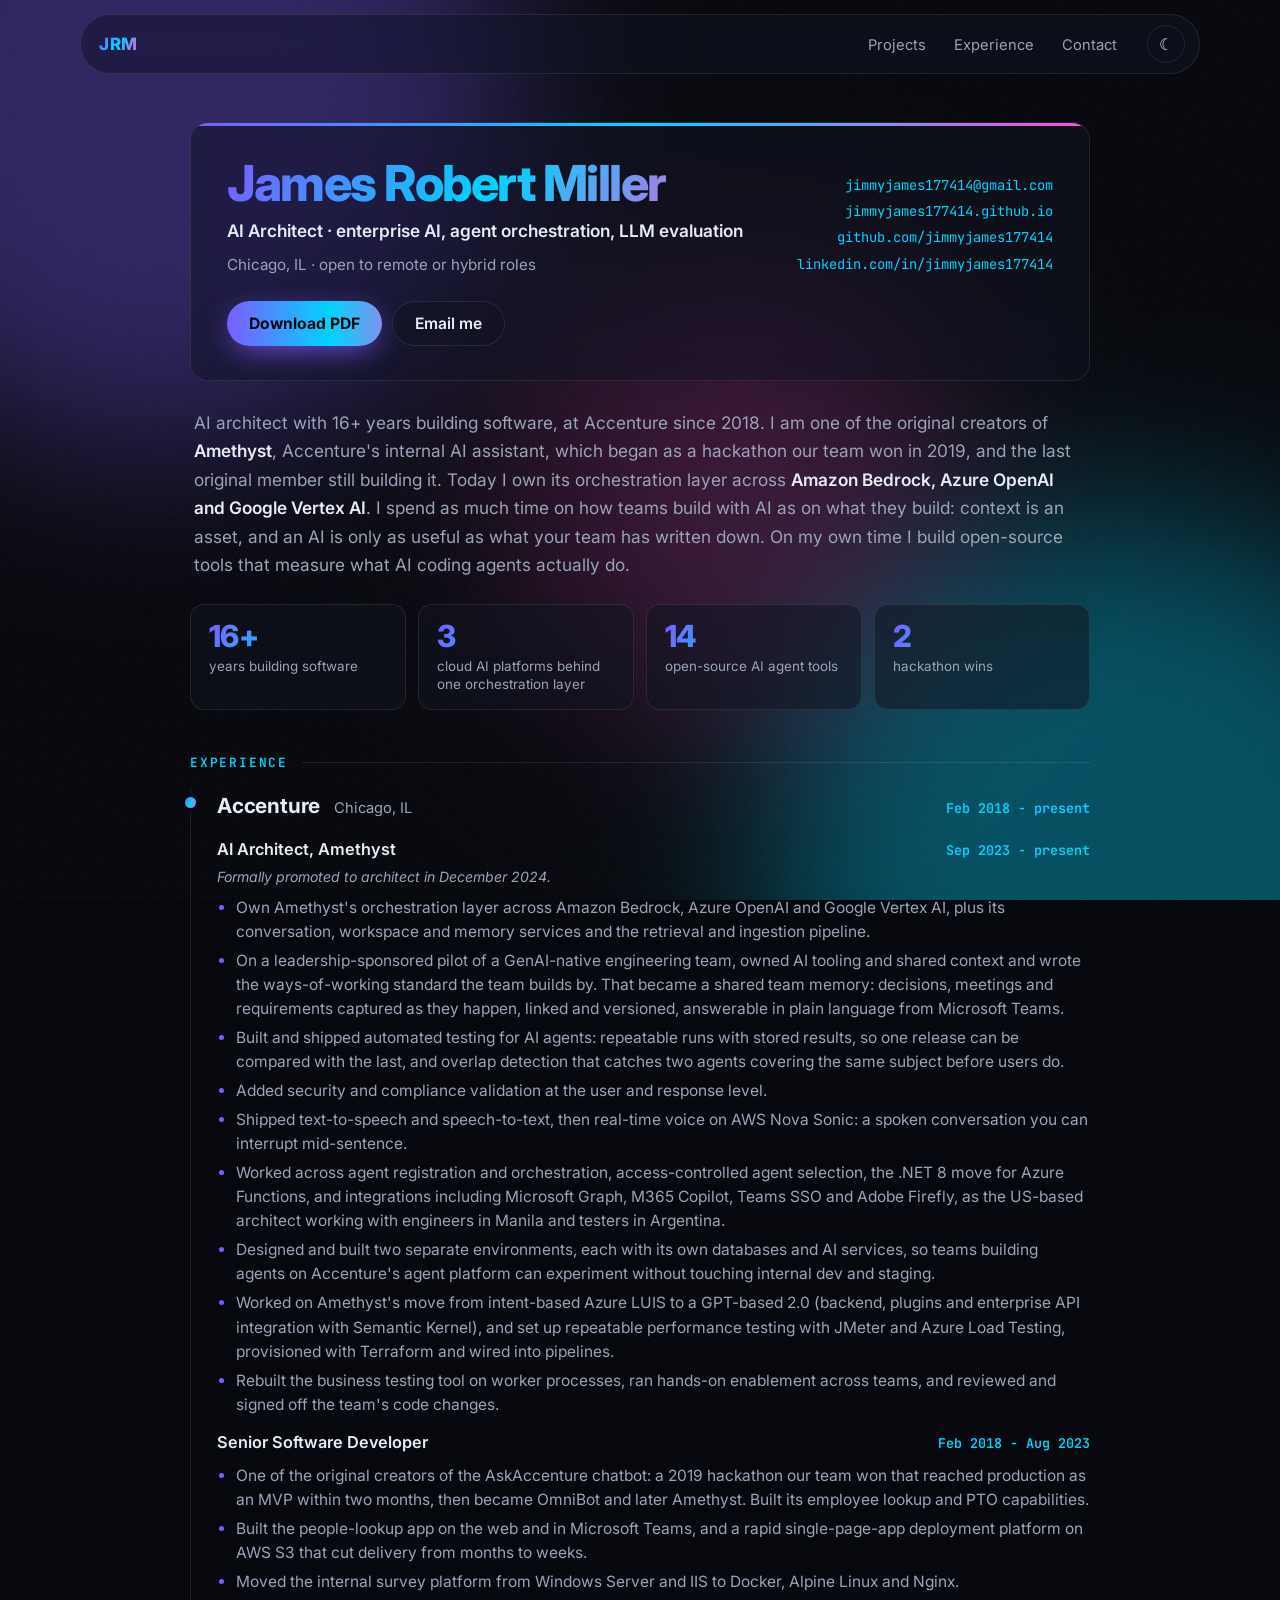
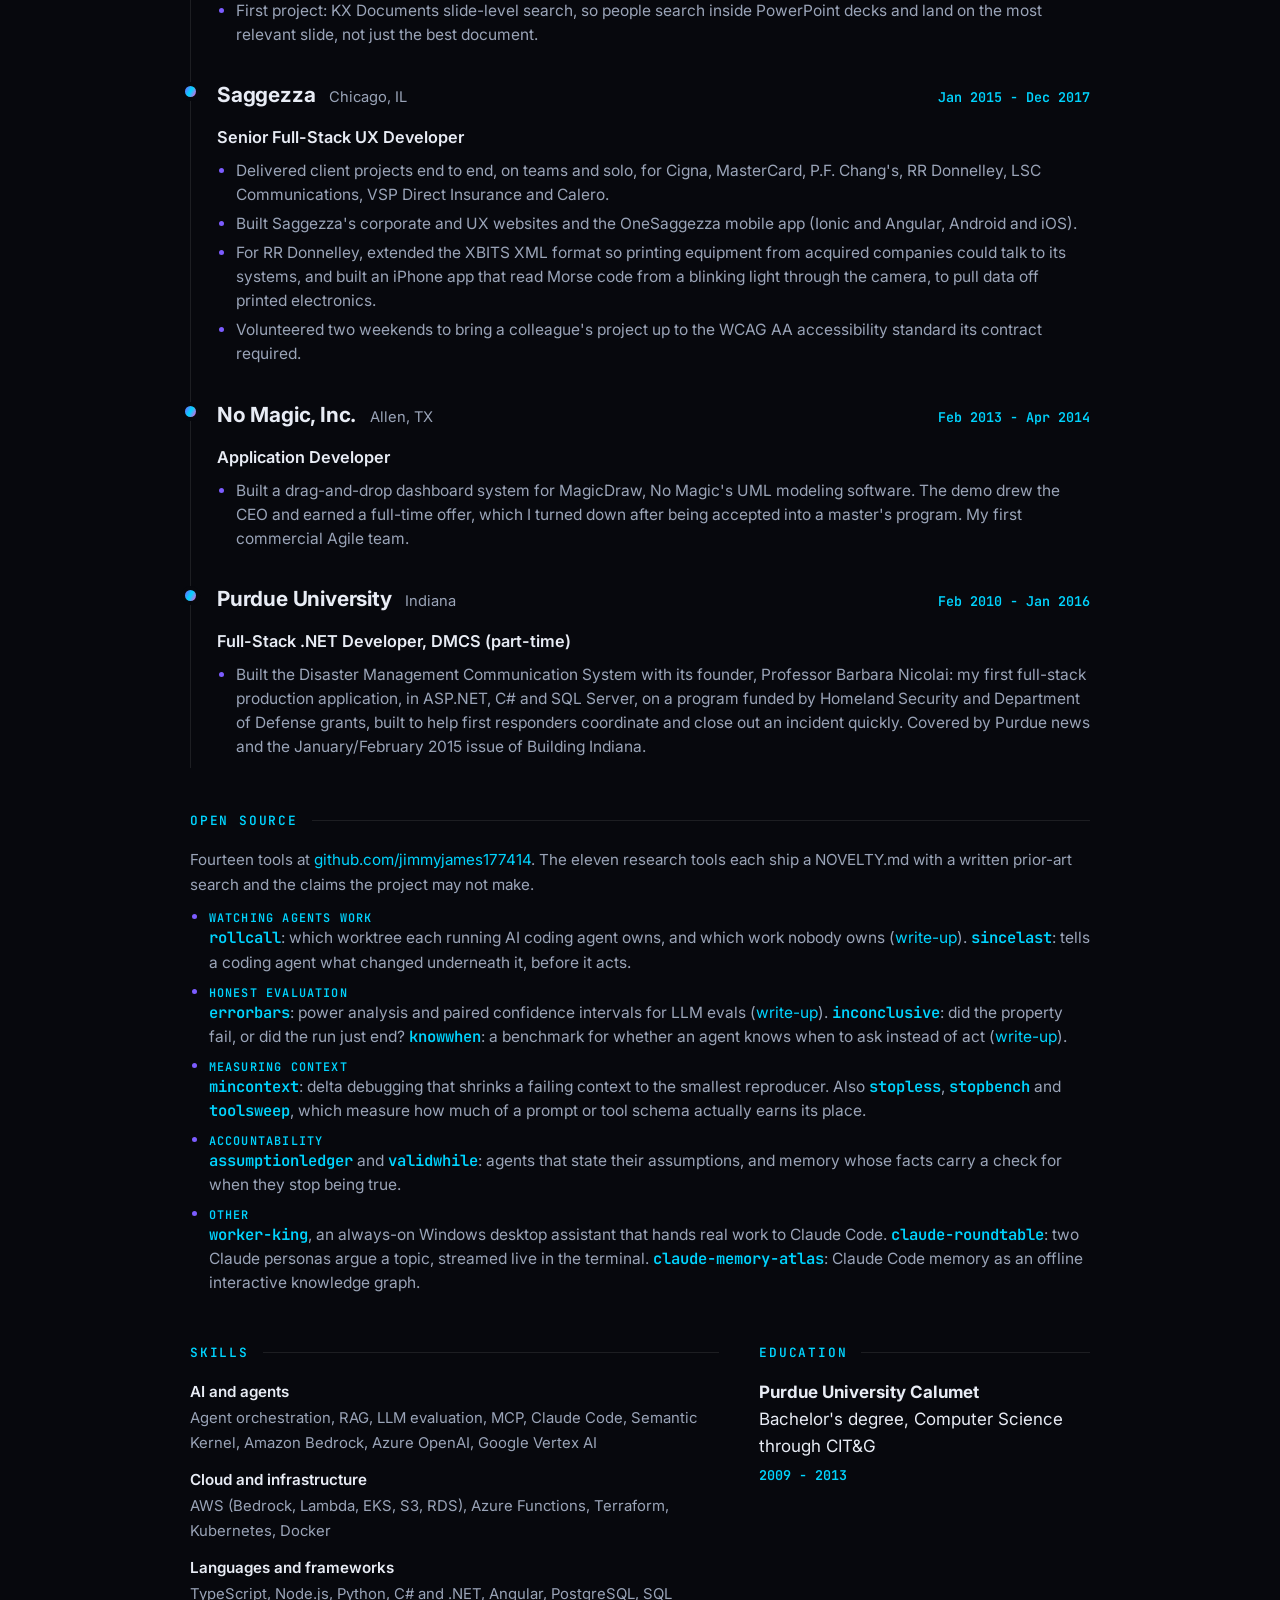
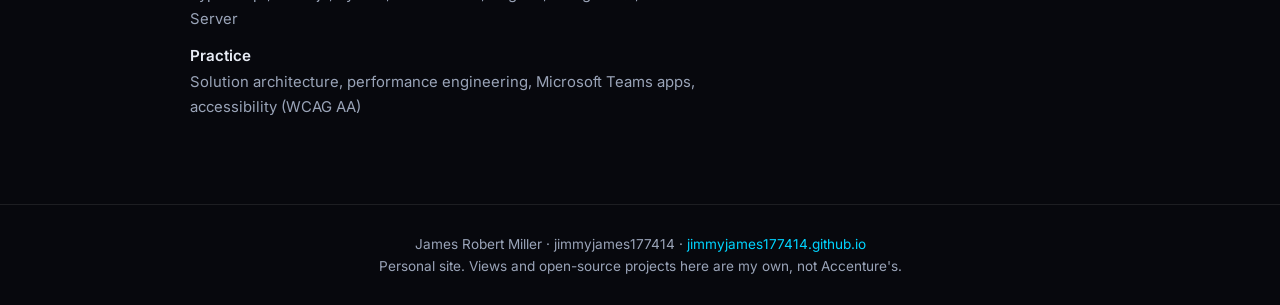
<file: resume/index.html>
<!doctype html>
<html lang="en" data-theme="dark">
<head>
<meta charset="utf-8">
<meta name="viewport" content="width=device-width, initial-scale=1">
<title>Résumé | James Robert Miller (jimmyjames177414), AI Architect</title>
<meta name="description" content="Résumé of James Robert Miller (jimmyjames177414): AI architect at Accenture, one of the original creators of its internal AI assistant, and author of 14 open-source AI agent tools. Chicago, IL.">
<meta name="author" content="James Robert Miller">
<link rel="canonical" href="https://jimmyjames177414.github.io/resume/">
<link rel="alternate" type="application/pdf" href="https://jimmyjames177414.github.io/resume/James-Robert-Miller-Resume.pdf" title="Résumé (PDF)">
<link rel="icon" type="image/png" sizes="32x32" href="../assets/favicon-32.png">
<link rel="apple-touch-icon" href="../assets/apple-touch-icon.png">
<meta name="theme-color" content="#07080d">

<meta property="og:type" content="profile">
<meta property="og:site_name" content="James Robert Miller">
<meta property="og:title" content="Résumé: James Robert Miller, AI Architect">
<meta property="og:description" content="AI architect at Accenture, one of the original creators of its internal AI assistant, and author of 14 open-source AI agent tools.">
<meta property="og:url" content="https://jimmyjames177414.github.io/resume/">
<meta property="og:image" content="https://jimmyjames177414.github.io/assets/og.png">
<meta property="og:image:width" content="1200">
<meta property="og:image:height" content="630">
<meta property="og:image:alt" content="James Robert Miller (jimmyjames177414), AI architect at Accenture">
<meta property="profile:first_name" content="James">
<meta property="profile:last_name" content="Miller">
<meta property="profile:username" content="jimmyjames177414">
<meta name="twitter:card" content="summary_large_image">

<script type="application/ld+json">
{
  "@context": "https://schema.org",
  "@type": "WebPage",
  "name": "Résumé of James Robert Miller",
  "url": "https://jimmyjames177414.github.io/resume/",
  "dateModified": "2026-10-21T08:30:00-05:00",
  "about": { "@id": "https://jimmyjames177414.github.io/#person" },
  "mainEntity": {
    "@type": "Person",
    "@id": "https://jimmyjames177414.github.io/#person",
    "name": "James Robert Miller",
    "alternateName": "jimmyjames177414",
    "jobTitle": "AI Architect",
    "worksFor": { "@type": "Organization", "name": "Accenture" },
    "alumniOf": { "@type": "CollegeOrUniversity", "name": "Purdue University Calumet" },
    "address": { "@type": "PostalAddress", "addressLocality": "Chicago", "addressRegion": "IL", "addressCountry": "US" },
    "email": "mailto:jimmyjames177414@gmail.com",
    "url": "https://jimmyjames177414.github.io/",
    "sameAs": [
      "https://github.com/jimmyjames177414",
      "https://www.linkedin.com/in/jimmyjames177414/",
      "https://huggingface.co/jimmyjames177414",
      "https://orcid.org/0009-0009-2403-5586",
      "https://bsky.app/profile/did:plc:4oco2fdo75lsageyh7txkivs"
    ]
  }
}
</script>

<link rel="preconnect" href="https://fonts.googleapis.com">
<link rel="preconnect" href="https://fonts.gstatic.com" crossorigin>
<link rel="stylesheet" href="https://fonts.googleapis.com/css2?family=Inter:wght@400;500;600;800&family=JetBrains+Mono:wght@400;600&display=swap">
<link rel="stylesheet" href="../assets/site.css">
<script>(function(d){try{var t=localStorage.getItem('theme');if(t)d.dataset.theme=t;}catch(e){}})(document.documentElement);</script>
</head>
<body class="resume-page">

<div class="bg" aria-hidden="true">
  <div class="blob b1"></div><div class="blob b2"></div><div class="blob b3"></div>
  <div class="grain"></div>
</div>

<nav class="nav" aria-label="Main">
  <a class="brand" href="../" aria-label="James Robert Miller, home"><span>JRM</span></a>
  <ul>
    <li><a href="../#projects">Projects</a></li>
    <li><a href="../#timeline">Experience</a></li>
    <li><a href="../#contact">Contact</a></li>
  </ul>
  <button class="theme" type="button" aria-label="Light theme" aria-pressed="false"><span class="sun">☀</span><span class="moon">☾</span></button>
</nav>

<main>
<article class="resume">

  <header class="r-head">
    <div class="r-id">
      <h1>James Robert Miller</h1>
      <p class="r-title">AI Architect <span aria-hidden="true">·</span> enterprise AI, agent orchestration, LLM evaluation</p>
      <p class="r-loc">Chicago, IL <span aria-hidden="true">·</span> open to remote or hybrid roles</p>
    </div>
    <ul class="r-contact" aria-label="Contact">
      <li><a href="mailto:jimmyjames177414@gmail.com">jimmyjames177414@gmail.com</a></li>
      <li><a href="https://jimmyjames177414.github.io/">jimmyjames177414.github.io</a></li>
      <li><a href="https://github.com/jimmyjames177414">github.com/jimmyjames177414</a></li>
      <li><a href="https://www.linkedin.com/in/jimmyjames177414/">linkedin.com/in/jimmyjames177414</a></li>
    </ul>
    <p class="r-actions"><a class="btn primary" href="James-Robert-Miller-Resume.pdf" download>Download PDF</a> <a class="btn ghost" href="mailto:jimmyjames177414@gmail.com">Email me</a></p>
  </header>

  <section class="r-summary" aria-label="Summary">
    <p>AI architect with 16+ years building software, at Accenture since 2018. I am one of the original creators of <strong>Amethyst</strong>, Accenture's internal AI assistant, which began as a hackathon our team won in 2019, and the last original member still building it. Today I own its orchestration layer across <strong>Amazon Bedrock, Azure OpenAI and Google Vertex AI</strong>. I spend as much time on how teams build with AI as on what they build: context is an asset, and an AI is only as useful as what your team has written down. On my own time I build open-source tools that measure what AI coding agents actually do.</p>
  </section>

  <ul class="r-stats" aria-label="At a glance">
    <li><b>16+</b><span>years building software</span></li>
    <li><b>3</b><span>cloud AI platforms behind one orchestration layer</span></li>
    <li><b>14</b><span>open-source AI agent tools</span></li>
    <li><b>2</b><span>hackathon wins</span></li>
  </ul>

  <section class="r-sec" aria-labelledby="exp">
    <h2 id="exp">Experience</h2>

    <div class="r-org">
      <div class="r-org-head"><h3>Accenture</h3><span class="r-place">Chicago, IL</span><span class="r-when">Feb 2018 - present</span></div>

      <div class="r-role">
        <div class="r-role-head"><h4>AI Architect, Amethyst</h4><span class="r-when">Sep 2023 - present</span></div>
        <p class="r-note">Formally promoted to architect in December 2024.</p>
        <ul>
          <li>Own Amethyst's orchestration layer across Amazon Bedrock, Azure OpenAI and Google Vertex AI, plus its conversation, workspace and memory services and the retrieval and ingestion pipeline.</li>
          <li>On a leadership-sponsored pilot of a GenAI-native engineering team, owned AI tooling and shared context and wrote the ways-of-working standard the team builds by. That became a shared team memory: decisions, meetings and requirements captured as they happen, linked and versioned, answerable in plain language from Microsoft Teams.</li>
          <li>Built and shipped automated testing for AI agents: repeatable runs with stored results, so one release can be compared with the last, and overlap detection that catches two agents covering the same subject before users do.</li>
          <li>Added security and compliance validation at the user and response level.</li>
          <li>Shipped text-to-speech and speech-to-text, then real-time voice on AWS Nova Sonic: a spoken conversation you can interrupt mid-sentence.</li>
          <li>Worked across agent registration and orchestration, access-controlled agent selection, the .NET 8 move for Azure Functions, and integrations including Microsoft Graph, M365 Copilot, Teams SSO and Adobe Firefly, as the US-based architect working with engineers in Manila and testers in Argentina.</li>
          <li>Designed and built two separate environments, each with its own databases and AI services, so teams building agents on Accenture's agent platform can experiment without touching internal dev and staging.</li>
          <li>Worked on Amethyst's move from intent-based Azure LUIS to a GPT-based 2.0 (backend, plugins and enterprise API integration with Semantic Kernel), and set up repeatable performance testing with JMeter and Azure Load Testing, provisioned with Terraform and wired into pipelines.</li>
          <li>Rebuilt the business testing tool on worker processes, ran hands-on enablement across teams, and reviewed and signed off the team's code changes.</li>
        </ul>
      </div>

      <div class="r-role">
        <div class="r-role-head"><h4>Senior Software Developer</h4><span class="r-when">Feb 2018 - Aug 2023</span></div>
        <ul>
          <li>One of the original creators of the AskAccenture chatbot: a 2019 hackathon our team won that reached production as an MVP within two months, then became OmniBot and later Amethyst. Built its employee lookup and PTO capabilities.</li>
          <li>Built the people-lookup app on the web and in Microsoft Teams, and a rapid single-page-app deployment platform on AWS S3 that cut delivery from months to weeks.</li>
          <li>Moved the internal survey platform from Windows Server and IIS to Docker, Alpine Linux and Nginx.</li>
          <li>First project: KX Documents slide-level search, so people search inside PowerPoint decks and land on the most relevant slide, not just the best document.</li>
        </ul>
      </div>
    </div>

    <div class="r-org">
      <div class="r-org-head"><h3>Saggezza</h3><span class="r-place">Chicago, IL</span><span class="r-when">Jan 2015 - Dec 2017</span></div>
      <div class="r-role">
        <div class="r-role-head"><h4>Senior Full-Stack UX Developer</h4></div>
        <ul>
          <li>Delivered client projects end to end, on teams and solo, for Cigna, MasterCard, P.F. Chang's, RR Donnelley, LSC Communications, VSP Direct Insurance and Calero.</li>
          <li>Built Saggezza's corporate and UX websites and the OneSaggezza mobile app (Ionic and Angular, Android and iOS).</li>
          <li>For RR Donnelley, extended the XBITS XML format so printing equipment from acquired companies could talk to its systems, and built an iPhone app that read Morse code from a blinking light through the camera, to pull data off printed electronics.</li>
          <li>Volunteered two weekends to bring a colleague's project up to the WCAG AA accessibility standard its contract required.</li>
        </ul>
      </div>
    </div>

    <div class="r-org">
      <div class="r-org-head"><h3>No Magic, Inc.</h3><span class="r-place">Allen, TX</span><span class="r-when">Feb 2013 - Apr 2014</span></div>
      <div class="r-role">
        <div class="r-role-head"><h4>Application Developer</h4></div>
        <ul>
          <li>Built a drag-and-drop dashboard system for MagicDraw, No Magic's UML modeling software. The demo drew the CEO and earned a full-time offer, which I turned down after being accepted into a master's program. My first commercial Agile team.</li>
        </ul>
      </div>
    </div>

    <div class="r-org">
      <div class="r-org-head"><h3>Purdue University</h3><span class="r-place">Indiana</span><span class="r-when">Feb 2010 - Jan 2016</span></div>
      <div class="r-role">
        <div class="r-role-head"><h4>Full-Stack .NET Developer, DMCS (part-time)</h4></div>
        <ul>
          <li>Built the Disaster Management Communication System with its founder, Professor Barbara Nicolai: my first full-stack production application, in ASP.NET, C# and SQL Server, on a program funded by Homeland Security and Department of Defense grants, built to help first responders coordinate and close out an incident quickly. Covered by Purdue news and the January/February 2015 issue of Building Indiana.</li>
        </ul>
      </div>
    </div>
  </section>

  <section class="r-sec" aria-labelledby="oss">
    <h2 id="oss">Open source</h2>
    <p class="r-lede">Fourteen tools at <a href="https://github.com/jimmyjames177414">github.com/jimmyjames177414</a>. The eleven research tools each ship a NOVELTY.md with a written prior-art search and the claims the project may not make.</p>
    <ul class="r-oss">
      <li><span class="r-track">Watching agents work</span> <a href="https://github.com/jimmyjames177414/rollcall">rollcall</a>: which worktree each running AI coding agent owns, and which work nobody owns (<a href="https://jimmyjames177414.github.io/notes/rollcall/">write-up</a>). <a href="https://github.com/jimmyjames177414/sincelast">sincelast</a>: tells a coding agent what changed underneath it, before it acts.</li>
      <li><span class="r-track">Honest evaluation</span> <a href="https://github.com/jimmyjames177414/errorbars">errorbars</a>: power analysis and paired confidence intervals for LLM evals (<a href="https://jimmyjames177414.github.io/notes/errorbars/">write-up</a>). <a href="https://github.com/jimmyjames177414/inconclusive">inconclusive</a>: did the property fail, or did the run just end? <a href="https://github.com/jimmyjames177414/knowwhen">knowwhen</a>: a benchmark for whether an agent knows when to ask instead of act (<a href="https://jimmyjames177414.github.io/notes/knowwhen/">write-up</a>).</li>
      <li><span class="r-track">Measuring context</span> <a href="https://github.com/jimmyjames177414/mincontext">mincontext</a>: delta debugging that shrinks a failing context to the smallest reproducer. Also <a href="https://github.com/jimmyjames177414/stopless">stopless</a>, <a href="https://github.com/jimmyjames177414/stopbench">stopbench</a> and <a href="https://github.com/jimmyjames177414/toolsweep">toolsweep</a>, which measure how much of a prompt or tool schema actually earns its place.</li>
      <li><span class="r-track">Accountability</span> <a href="https://github.com/jimmyjames177414/assumptionledger">assumptionledger</a> and <a href="https://github.com/jimmyjames177414/validwhile">validwhile</a>: agents that state their assumptions, and memory whose facts carry a check for when they stop being true.</li>
      <li><span class="r-track">Other</span> <a href="https://github.com/jimmyjames177414/worker-king">worker-king</a>, an always-on Windows desktop assistant that hands real work to Claude Code. <a href="https://github.com/jimmyjames177414/claude-roundtable">claude-roundtable</a>: two Claude personas argue a topic, streamed live in the terminal. <a href="https://github.com/jimmyjames177414/claude-memory-atlas">claude-memory-atlas</a>: Claude Code memory as an offline interactive knowledge graph.</li>
    </ul>
  </section>

  <div class="r-cols">
    <section class="r-sec" aria-labelledby="skills">
      <h2 id="skills">Skills</h2>
      <dl class="r-skills">
        <dt>AI and agents</dt><dd>Agent orchestration, RAG, LLM evaluation, MCP, Claude Code, Semantic Kernel, Amazon Bedrock, Azure OpenAI, Google Vertex AI</dd>
        <dt>Cloud and infrastructure</dt><dd>AWS (Bedrock, Lambda, EKS, S3, RDS), Azure Functions, Terraform, Kubernetes, Docker</dd>
        <dt>Languages and frameworks</dt><dd>TypeScript, Node.js, Python, C# and .NET, Angular, PostgreSQL, SQL Server</dd>
        <dt>Practice</dt><dd>Solution architecture, performance engineering, Microsoft Teams apps, accessibility (WCAG AA)</dd>
      </dl>
    </section>
    <section class="r-sec" aria-labelledby="edu">
      <h2 id="edu">Education</h2>
      <p class="r-edu"><b>Purdue University Calumet</b><br>Bachelor's degree, Computer Science through CIT&amp;G<br><span class="r-when">2009 - 2013</span></p>

    </section>
  </div>

</article>
</main>

<footer>James Robert Miller · jimmyjames177414 · <a href="../">jimmyjames177414.github.io</a><br>Personal site. Views and open-source projects here are my own, not Accenture's.</footer>

<script>
(function(){var r=document.documentElement,b=document.querySelector('.theme');
b.setAttribute('aria-pressed',String(r.dataset.theme==='light'));
b.addEventListener('click',function(){var n=r.dataset.theme==='light'?'dark':'light';r.dataset.theme=n;b.setAttribute('aria-pressed',String(n==='light'));try{localStorage.setItem('theme',n);}catch(e){}});})();
</script>
</body>
</html>
</file>
<file: assets/site.css>
:root {
  --bg:#07080d; --bg2:#0d0f18; --fg:#e8ecf5; --muted:#9aa4b8; --line:rgba(255,255,255,.09);
  --glass:rgba(18,21,34,.55); --glass-hi:rgba(28,32,50,.75);
  --a1:#7c5cff; --a2:#00d4ff; --a3:#ff4fd8;
  --grad:linear-gradient(120deg,var(--a1),var(--a2) 50%,var(--a3));
  --grad-loop:linear-gradient(90deg,var(--a1),var(--a2),var(--a3),var(--a1));
  --on-grad:#07080d;
  --radius:18px; --mono:"JetBrains Mono",ui-monospace,Consolas,monospace;
}
[data-theme="light"] {
  --bg:#f5f6fb; --bg2:#ffffff; --fg:#0d1020; --muted:#4f5670; --line:rgba(13,16,32,.1);
  --glass:rgba(255,255,255,.6); --glass-hi:rgba(255,255,255,.85);
  --a1:#5b3df5; --a2:#00739a; --a3:#a8168a; --on-grad:#ffffff;
}
* { box-sizing:border-box; }
html { scroll-behavior:smooth; scroll-padding-top:80px; }
body { margin:0; background:var(--bg); color:var(--fg); font:17px/1.65 Inter,system-ui,-apple-system,"Segoe UI",Roboto,sans-serif; overflow-x:hidden; transition:background .4s,color .4s; }
a { color:var(--a2); text-decoration:none; }
a:hover, a:focus-visible { text-decoration:underline; text-underline-offset:3px; }
:focus-visible { outline:2px solid var(--a2); outline-offset:3px; border-radius:6px; }
main { position:relative; z-index:1; max-width:1120px; margin:0 auto; padding:0 24px; }

/* Background: aurora blobs, star canvas, grain */
.bg { position:fixed; inset:0; z-index:0; overflow:hidden; pointer-events:none; }
.blob { position:absolute; width:55vmax; height:55vmax; border-radius:50%; filter:blur(90px); opacity:.35; mix-blend-mode:screen; }
[data-theme="light"] .blob { opacity:.22; mix-blend-mode:multiply; }
.b1 { background:var(--a1); top:-20vmax; left:-15vmax; animation:drift1 26s ease-in-out infinite alternate; }
.b2 { background:var(--a2); bottom:-25vmax; right:-15vmax; animation:drift2 32s ease-in-out infinite alternate; }
.b3 { background:var(--a3); top:30%; left:40%; width:35vmax; height:35vmax; opacity:.2; animation:drift3 22s ease-in-out infinite alternate; }
@keyframes drift1 { to { transform:translate(18vw,12vh) scale(1.15); } }
@keyframes drift2 { to { transform:translate(-14vw,-16vh) scale(1.1); } }
@keyframes drift3 { to { transform:translate(-20vw,10vh) scale(.85); } }
#stars { position:absolute; inset:0; width:100%; height:100%; }
.grain { position:absolute; inset:-50%; opacity:.06; background-image:url("data:image/svg+xml,%3Csvg xmlns='http://www.w3.org/2000/svg' width='160' height='160'%3E%3Cfilter id='n'%3E%3CfeTurbulence baseFrequency='.8' numOctaves='3'/%3E%3C/filter%3E%3Crect width='100%25' height='100%25' filter='url(%23n)'/%3E%3C/svg%3E"); animation:grain 1.2s steps(6) infinite; }
@keyframes grain { 0%{transform:translate(0,0)} 33%{transform:translate(-3%,2%)} 66%{transform:translate(2%,-3%)} 100%{transform:translate(0,0)} }

.cursor-glow { position:fixed; z-index:0; width:520px; height:520px; left:0; top:0; border-radius:50%; pointer-events:none; background:radial-gradient(circle,rgba(124,92,255,.18),transparent 60%); transform:translate(-50%,-50%); transition:opacity .3s; opacity:0; }
.progress { position:fixed; z-index:20; top:0; left:0; height:3px; width:100%; background:var(--grad); transform-origin:0 50%; transform:scaleX(0); }

/* Nav */
.nav { position:sticky; top:14px; z-index:10; margin:14px auto 0; width:min(1120px,calc(100% - 28px)); display:flex; align-items:center; gap:18px; padding:10px 14px 10px 18px; border:1px solid var(--line); border-radius:999px; background:var(--glass); backdrop-filter:blur(16px) saturate(1.4); -webkit-backdrop-filter:blur(16px) saturate(1.4); }
.brand span { font-weight:800; letter-spacing:.04em; background:var(--grad); -webkit-background-clip:text; background-clip:text; color:transparent; }
.nav ul { display:flex; gap:4px; list-style:none; margin:0 0 0 auto; padding:0; }
.nav ul a { color:var(--muted); padding:6px 12px; border-radius:999px; font-size:.92rem; transition:color .2s,background .2s; }
.nav ul a:hover { color:var(--fg); background:var(--line); text-decoration:none; }
.theme { border:1px solid var(--line); background:transparent; color:var(--fg); width:38px; height:38px; border-radius:50%; cursor:pointer; font-size:1rem; position:relative; overflow:hidden; }
.theme span { position:absolute; inset:0; display:grid; place-items:center; transition:transform .5s cubic-bezier(.6,-.4,.3,1.4); }
[data-theme="dark"] .sun { transform:translateY(120%); }
[data-theme="light"] .moon { transform:translateY(-120%); }

/* Hero */
.hero { min-height:calc(100vh - 80px); display:grid; grid-template-columns:auto 1fr; gap:56px; align-items:center; padding:40px 0; }
.avatar { position:relative; width:220px; height:220px; display:grid; place-items:center; }
.avatar img { position:relative; width:200px; height:200px; clip-path:circle(43.5%); animation:float 6s ease-in-out infinite; }
.ring { position:absolute; inset:-6px; border-radius:50%; background:conic-gradient(from 0deg,var(--a1),var(--a2),var(--a3),var(--a1)); animation:spin 8s linear infinite; filter:blur(2px); -webkit-mask:radial-gradient(farthest-side,transparent calc(100% - 5px),#000 calc(100% - 4px)); mask:radial-gradient(farthest-side,transparent calc(100% - 5px),#000 calc(100% - 4px)); }
.avatar::after { content:""; position:absolute; inset:10%; border-radius:50%; background:var(--grad); filter:blur(48px); opacity:.45; z-index:-1; animation:pulse 4s ease-in-out infinite; }
@keyframes spin { to { transform:rotate(360deg); } }
@keyframes float { 50% { transform:translateY(-10px); } }
@keyframes pulse { 50% { opacity:.2; transform:scale(.9); } }
.eyebrow { display:inline-flex; align-items:center; gap:10px; margin:0 0 14px; padding:6px 14px; border:1px solid var(--line); border-radius:999px; background:var(--glass); font-family:var(--mono); font-size:.9rem; color:var(--muted); }
.dot { width:8px; height:8px; border-radius:50%; background:#2ee59d; box-shadow:0 0 0 0 rgba(46,229,157,.6); animation:ping 2s infinite; }
@keyframes ping { 70% { box-shadow:0 0 0 10px rgba(46,229,157,0); } 100% { box-shadow:0 0 0 0 rgba(46,229,157,0); } }
h1 { font-size:clamp(2.8rem,7vw,5.6rem); line-height:1.02; letter-spacing:-.035em; font-weight:800; margin:0; }
.grad { background:var(--grad-loop); background-size:200% auto; -webkit-background-clip:text; background-clip:text; color:transparent; animation:shimmer 6s linear infinite; }
@keyframes shimmer { to { background-position:200% center; } }
.lead { font-size:clamp(1.1rem,2vw,1.35rem); color:var(--muted); max-width:44ch; margin:18px 0 10px; }
.rotator { font-family:var(--mono); font-size:1.05rem; margin:0 0 28px; min-height:1.7em; }
.prompt { color:var(--a3); }
.caret { display:inline-block; width:.6ch; height:1.1em; margin-left:2px; vertical-align:-.15em; background:var(--a2); animation:blink 1s steps(1) infinite; }
@keyframes blink { 50% { opacity:0; } }

/* Buttons */
.cta { display:flex; flex-wrap:wrap; gap:12px; }
.btn { position:relative; display:inline-flex; align-items:center; gap:8px; padding:12px 22px; border-radius:999px; font:600 .98rem Inter,system-ui,sans-serif; cursor:pointer; border:1px solid var(--line); color:var(--fg); background:var(--glass); transition:transform .2s,box-shadow .3s,background .3s; }
.btn:hover { transform:translateY(-2px); text-decoration:none; }
.btn.primary { border:0; color:var(--on-grad); font-weight:700; background:var(--grad-loop); background-size:200% auto; animation:shimmer 5s linear infinite; box-shadow:0 8px 30px -8px var(--a1); }
.btn.primary:hover { box-shadow:0 12px 40px -6px var(--a3); }
.btn.ghost:hover, .btn.chip:hover { background:var(--glass-hi); }
.btn.chip { font-family:var(--mono); font-weight:400; font-size:.88rem; }

/* Stats */
.stats { display:grid; grid-template-columns:repeat(4,1fr); gap:16px; margin:0 0 40px; }
.stat { padding:22px; border:1px solid var(--line); border-radius:var(--radius); background:var(--glass); backdrop-filter:blur(12px); }
.stat b { display:block; font-size:2.6rem; font-weight:800; letter-spacing:-.03em; background:var(--grad); -webkit-background-clip:text; background-clip:text; color:transparent; }
.stat span { color:var(--muted); font-size:.92rem; }

/* Sections */
section { padding:72px 0; }
h2 { font-size:clamp(1.8rem,3.5vw,2.6rem); letter-spacing:-.02em; margin:0 0 24px; }
.num { font-family:var(--mono); font-size:.9rem; color:var(--a2); vertical-align:middle; margin-right:10px; }
.split { display:grid; grid-template-columns:1fr 1fr; gap:48px; align-items:center; }
.split p { color:var(--muted); }
.split strong { color:var(--fg); }

/* Terminal */
.term { border:1px solid var(--line); border-radius:var(--radius); background:rgba(5,6,12,.85); box-shadow:0 30px 80px -30px rgba(0,0,0,.7),0 0 0 1px rgba(124,92,255,.15); overflow:hidden; }
[data-theme="light"] .term { background:#0d1020; }
.term-bar { display:flex; align-items:center; gap:7px; padding:12px 14px; border-bottom:1px solid rgba(255,255,255,.07); font:.8rem var(--mono); color:#7d869c; }
.term-bar i { width:12px; height:12px; border-radius:50%; background:#ff5f57; }
.term-bar i:nth-child(2) { background:#febc2e; } .term-bar i:nth-child(3) { background:#28c840; }
.term-bar span { margin-left:10px; }
.term-body { margin:0; padding:18px 20px 22px; font:.9rem/1.8 var(--mono); color:#c9d1e4; white-space:pre-wrap; min-height:270px; }
.term-body .p { color:#ff4fd8; } .term-body .o { color:#7fdbff; }

/* Filters + cards */
.filters { display:flex; flex-wrap:wrap; gap:8px; margin:0 0 28px; }
.filters button { padding:8px 16px; border-radius:999px; border:1px solid var(--line); background:var(--glass); color:var(--muted); font:500 .9rem Inter,system-ui,sans-serif; cursor:pointer; transition:all .25s; }
.filters button:hover { color:var(--fg); }
.filters button.on { color:var(--on-grad); font-weight:600; border-color:transparent; background:var(--grad); }
.grid { display:grid; grid-template-columns:repeat(auto-fill,minmax(250px,1fr)); gap:16px; list-style:none; margin:0; padding:0; }
.card { --mx:50%; --my:50%; position:relative; padding:22px; border-radius:var(--radius); border:1px solid var(--line); background:var(--glass); backdrop-filter:blur(12px); transition:border-color .3s,opacity .35s,transform .35s; overflow:hidden; }
.card::before { content:""; position:absolute; inset:0; background:radial-gradient(400px circle at var(--mx) var(--my),rgba(124,92,255,.18),transparent 45%); opacity:0; transition:opacity .3s; pointer-events:none; }
.card:hover::before { opacity:1; }
.card:hover { border-color:rgba(124,92,255,.5); }
.card.hide { display:none; }
.cat { font:.72rem var(--mono); text-transform:uppercase; letter-spacing:.08em; color:var(--a2); }
.card h3 { margin:8px 0 6px; font-size:1.2rem; }
.card h3 a { color:var(--fg); }
.card h3 a::after { content:""; position:absolute; inset:0; }
.card p a { position:relative; z-index:1; } /* a link in card text sits above the stretched h3 link */
.card h3 a::before { content:"↗"; content:"↗" / ""; float:right; color:var(--muted); transition:transform .25s,color .25s; }
.card:hover h3 a::before { transform:translate(3px,-3px); color:var(--a2); }
.card p { margin:0; color:var(--muted); font-size:.95rem; }
.meta { display:flex; flex-wrap:wrap; gap:4px 14px; margin-top:14px; font:.78rem var(--mono); color:var(--muted); }
.meta:empty { display:none; }
.meta span { white-space:nowrap; }
.lang::before { content:""; display:inline-block; width:9px; height:9px; border-radius:50%; background:var(--c,#888); margin-right:6px; }

/* Timeline */
.tl { list-style:none; margin:0; padding:0 0 0 28px; position:relative; }
.tl::before { content:""; position:absolute; left:6px; top:6px; bottom:6px; width:2px; background:linear-gradient(var(--a1),var(--a2),var(--a3)); border-radius:2px; }
.tl li { position:relative; display:grid; grid-template-columns:110px 1fr; gap:18px; padding:0 0 34px; }
.tl li::before { content:""; position:absolute; left:-28px; top:6px; width:14px; height:14px; border-radius:50%; background:var(--bg); border:3px solid var(--a2); box-shadow:0 0 16px var(--a2); }
.tl .when { font:600 .95rem var(--mono); color:var(--a2); }
.tl h3 { margin:0 0 4px; font-size:1.1rem; }
.tl p { margin:0; color:var(--muted); }

.sub { color:var(--muted); margin:-12px 0 32px; max-width:60ch; }
.tl .org { margin:0 0 2px; font:.72rem var(--mono); text-transform:uppercase; letter-spacing:.08em; color:var(--a3); }
.tl .tags { display:flex; flex-wrap:wrap; gap:6px; margin:10px 0 0; }
.tl .tags span { padding:2px 10px; border:1px solid var(--line); border-radius:999px; font:.75rem var(--mono); color:var(--muted); background:var(--glass); }
.tl li > div { padding:16px 18px; border:1px solid var(--line); border-radius:var(--radius); background:var(--glass); backdrop-filter:blur(10px); transition:border-color .3s, transform .3s; }
.tl li:hover > div { border-color:rgba(124,92,255,.5); transform:translateX(4px); }
.tl li.now::before { background:var(--a2); animation:ping 2s infinite; }
.tl li::before { top:22px; }
.tl .when { padding-top:16px; }

/* Marquee */
.marquee { padding:20px 0; overflow:hidden; -webkit-mask:linear-gradient(90deg,transparent,#000 12%,#000 88%,transparent); mask:linear-gradient(90deg,transparent,#000 12%,#000 88%,transparent); }
.track { display:flex; gap:14px; width:max-content; animation:scroll 34s linear infinite; }
.track span { padding:10px 20px; border:1px solid var(--line); border-radius:999px; background:var(--glass); white-space:nowrap; font-weight:500; }
.marquee:hover .track, .marquee:focus .track, .marquee:active .track { animation-play-state:paused; }
@keyframes scroll { to { transform:translateX(calc(-50% - 7px)); } }

/* Contact */
.contact { position:relative; text-align:center; margin:40px 0 80px; padding:64px 28px; border-radius:28px; background:var(--glass); backdrop-filter:blur(14px); }
.contact::before { content:""; position:absolute; inset:0; padding:1.5px; border-radius:inherit; background:var(--grad-loop); background-size:200% auto; animation:shimmer 6s linear infinite; -webkit-mask:linear-gradient(#000 0 0) content-box,linear-gradient(#000 0 0); -webkit-mask-composite:xor; mask:linear-gradient(#000 0 0) content-box exclude,linear-gradient(#000 0 0); pointer-events:none; }
.contact .big { font-size:clamp(2.4rem,6vw,4.2rem); font-weight:800; letter-spacing:-.03em; margin:0 0 8px; }
.contact p { color:var(--muted); }
.contact .cta { justify-content:center; margin-top:22px; }

footer { position:relative; z-index:1; text-align:center; padding:28px; color:var(--muted); font-size:.85rem; border-top:1px solid var(--line); }
.toast { position:fixed; z-index:30; left:50%; bottom:28px; transform:translate(-50%,calc(100% + 40px)); opacity:0; padding:12px 20px; border-radius:999px; background:var(--grad); color:var(--on-grad); font-weight:700; transition:transform .4s cubic-bezier(.3,1.4,.5,1),opacity .3s; pointer-events:none; }
.toast.show { transform:translate(-50%,0); opacity:1; }

/* Reveal on scroll (only when JS is running) */
.js .reveal { opacity:0; transform:translateY(26px); transition:opacity .8s cubic-bezier(.2,.7,.2,1),transform .8s cubic-bezier(.2,.7,.2,1); }
.js .reveal.in { opacity:1; transform:none; }
.tilt { transform-style:preserve-3d; will-change:transform; }

.confetti { position:fixed; z-index:40; top:-12px; width:10px; height:14px; pointer-events:none; animation:fall linear forwards; }
@keyframes fall { to { transform:translate(var(--dx),110vh) rotate(var(--r)); } }

@media (max-width:860px) {
  .hero { grid-template-columns:1fr; text-align:center; justify-items:center; gap:28px; min-height:auto; padding-top:56px; }
  .lead { margin-inline:auto; }
  .cta { justify-content:center; }
  .split { grid-template-columns:1fr; }
  .stats { grid-template-columns:repeat(2,1fr); }
  .nav ul { display:none; }
  .theme { margin-left:auto; }
  .tl li { grid-template-columns:1fr; gap:4px; }
}
@media (prefers-reduced-motion:reduce) {
  *, *::before, *::after { animation:none !important; transition:none !important; }
  html { scroll-behavior:auto; }
  .js .reveal { opacity:1; transform:none; }
  #stars, .cursor-glow { display:none; }
}

/* Notes: long-form article pages (notes/<tool>/) */
.article { max-width:72ch; margin:0 auto; padding:56px 0 72px; }
.article h1 { font-size:clamp(2rem,5vw,3.2rem); line-height:1.1; letter-spacing:-.03em; margin:14px 0 12px; }
.article h2 { font-size:clamp(1.35rem,2.6vw,1.7rem); margin:44px 0 12px; }
.article p, .article li { color:var(--muted); }
.article strong { color:var(--fg); }
.article .byline { font-size:.92rem; margin:0 0 32px; }
.article code { font:.88em var(--mono); background:var(--glass); border:1px solid var(--line); border-radius:6px; padding:1px 6px; color:var(--fg); }
.article pre { background:rgba(5,6,12,.85); border:1px solid var(--line); border-radius:12px; padding:16px 18px; overflow-x:auto; }
[data-theme="light"] .article pre { background:#0d1020; }
.article pre code { background:none; border:0; padding:0; color:#c9d1e4; }
.article figure { margin:32px 0; }
.article figure img { width:100%; height:auto; border-radius:12px; border:1px solid var(--line); display:block; }
.article figcaption { font-size:.85rem; color:var(--muted); margin-top:8px; }
.article .table-wrap { overflow-x:auto; }
.article table { width:100%; border-collapse:collapse; font-size:.95rem; }
.article th, .article td { text-align:left; padding:10px 12px; border-bottom:1px solid var(--line); }
.article th { color:var(--fg); }
.article td:last-child, .article th:last-child { text-align:right; font-family:var(--mono); }
.article .back { margin-top:40px; }

/* Résumé page (/resume/): screen layout, then a print layout that the PDF is generated from */
.resume { max-width:900px; margin:0 auto; padding:48px 0 72px; }
.resume section { padding:0; }
.r-head { position:relative; display:grid; grid-template-columns:1fr auto; gap:18px 32px; align-items:end; padding:34px 36px; border:1px solid var(--line); border-radius:var(--radius); background:var(--glass); backdrop-filter:blur(16px) saturate(1.3); -webkit-backdrop-filter:blur(16px) saturate(1.3); overflow:hidden; }
.r-head::before { content:""; position:absolute; inset:0 0 auto 0; height:3px; background:var(--grad); }
.r-head h1 { margin:0 0 8px; font-size:clamp(2.1rem,5vw,3.1rem); line-height:1.05; letter-spacing:-.03em; background:var(--grad); -webkit-background-clip:text; background-clip:text; color:transparent; }
.r-title { margin:0; font-weight:600; font-size:1.08rem; }
.r-loc { margin:6px 0 0; color:var(--muted); font-size:.95rem; }
.r-contact { list-style:none; margin:0; padding:0; text-align:right; font:.86rem/1.9 var(--mono); }
.r-actions { grid-column:1 / -1; display:flex; flex-wrap:wrap; gap:10px; margin:6px 0 0; }
.r-summary { margin:28px 4px 0; }
.r-summary p { margin:0; font-size:1.08rem; color:var(--muted); }
.r-summary strong { color:var(--fg); font-weight:600; }
.r-stats { list-style:none; margin:24px 0 0; padding:0; display:grid; grid-template-columns:repeat(4,1fr); gap:12px; }
.r-stats li { padding:16px 18px; border:1px solid var(--line); border-radius:14px; background:var(--glass); }
.r-stats b { display:block; font:800 1.9rem/1 Inter,system-ui,sans-serif; letter-spacing:-.02em; background:var(--grad); -webkit-background-clip:text; background-clip:text; color:transparent; }
.r-stats span { display:block; margin-top:6px; font-size:.84rem; line-height:1.35; color:var(--muted); }
.r-sec { margin-top:44px; }
.r-sec h2 { display:flex; align-items:center; gap:14px; margin:0 0 18px; font:600 .8rem var(--mono); text-transform:uppercase; letter-spacing:.14em; color:var(--a2); }
.r-sec h2::after { content:""; flex:1; height:1px; background:var(--line); }
.r-org { position:relative; padding:0 0 26px 26px; border-left:1px solid var(--line); }
.r-org::before { content:""; position:absolute; left:-6px; top:8px; width:11px; height:11px; border-radius:50%; background:var(--grad); box-shadow:0 0 0 4px var(--bg); }
.r-org:last-child { padding-bottom:4px; }
.r-org-head, .r-role-head { display:flex; flex-wrap:wrap; align-items:baseline; gap:4px 14px; }
.r-org-head h3 { margin:0; font-size:1.3rem; letter-spacing:-.01em; }
.r-role { margin-top:12px; }
.r-role-head h4 { margin:0; font-size:1.02rem; font-weight:600; }
.r-place { color:var(--muted); font-size:.92rem; }
.r-when { margin-left:auto; font:600 .84rem var(--mono); color:var(--a2); white-space:nowrap; }
.r-note { margin:2px 0 0; font-size:.88rem; color:var(--muted); font-style:italic; }
.r-role ul, .r-oss, .r-rec { margin:8px 0 0; padding-left:1.1em; }
.r-role li, .r-oss li, .r-rec li { margin:5px 0; color:var(--muted); font-size:.97rem; line-height:1.55; }
.r-role li::marker, .r-oss li::marker, .r-rec li::marker { color:var(--a1); }
.r-lede, .r-more { color:var(--muted); font-size:.95rem; margin:0; }
.r-more { margin-top:8px; font-family:var(--mono); font-size:.84rem; }
.r-oss a[href^="https://github.com/jimmyjames177414/"] { font-family:var(--mono); font-weight:600; }
.r-track { display:block; font:600 .74rem var(--mono); text-transform:uppercase; letter-spacing:.1em; color:var(--a2); }
.r-cols { display:grid; grid-template-columns:1.6fr 1fr; gap:0 40px; }
.r-skills { margin:0; }
.r-skills dt { font-weight:600; font-size:.95rem; }
.r-skills dd { margin:2px 0 12px; color:var(--muted); font-size:.93rem; }
.r-edu { margin:0 0 28px; line-height:1.6; }
.r-cols .r-sec h2 + * { margin-top:0; }
@media screen and (max-width:760px) {
  .r-head { grid-template-columns:1fr; padding:26px 22px; }
  .r-contact { text-align:left; }
  .r-stats { grid-template-columns:repeat(2,1fr); }
  .r-cols { grid-template-columns:1fr; }
  .r-when { margin-left:0; }
}

@page resume { size:Letter; margin:0.45in 0.55in; }
@media print {
  html:has(body.resume-page) { background:#fff !important; font-size:9.6pt; }
  body.resume-page { page:resume; --bg:#fff; --fg:#0d1020; --muted:#2c3247; --line:#d5d9e3; --a1:#4b32d6; --a2:#005f80; --a3:#8f1275; --glass:transparent; background:#fff !important; color:#0d1020; font-size:9.6pt; line-height:1.42; }
  body.resume-page .bg, body.resume-page .nav, body.resume-page footer, body.resume-page .cursor-glow, body.resume-page .progress, .r-actions { display:none !important; }
  body.resume-page main { max-width:none; padding:0; }
  body.resume-page a { color:inherit; text-decoration:none; }
  /* positioned boxes are painted after normal flow, so the PDF's text order would put the header and every job last */
  .r-head, .r-org { position:static; }
  .r-org::before { display:none; }
  .resume { max-width:none; padding:0; }
  .r-head { padding:0 0 10px; border:0; border-bottom:1.5px solid #0d1020; border-radius:0; background:none; backdrop-filter:none; -webkit-backdrop-filter:none; gap:6px 20px; }
  .r-head::before { display:none; }
  .r-head h1 { font-size:22pt; margin:0 0 3px; background:none; color:#3b2fc9; -webkit-text-fill-color:#3b2fc9; }
  .r-title { font-size:10.5pt; }
  .r-loc { font-size:9.5pt; margin-top:2px; }
  .r-contact { font-size:8.6pt; line-height:1.55; }
  .r-summary { margin:10px 0 0; }
  .r-summary p { font-size:9.8pt; color:#0d1020; }
  .r-stats { margin:10px 0 0; gap:8px; }
  .r-stats li { padding:6px 9px; border-radius:8px; border-color:#d5d9e3; }
  .r-stats b { font-size:14pt; background:none; color:#3b2fc9; -webkit-text-fill-color:#3b2fc9; }
  .r-stats span { font-size:7.8pt; margin-top:2px; }
  .r-sec { margin-top:12px; }
  .r-sec h2 { margin:0 0 7px; font-size:8pt; }
  .r-org { padding:0 0 9px 14px; break-inside:auto; }
  .r-org-head h3 { font-size:11.5pt; }
  .r-role { margin-top:5px; }
  .r-org-head, .r-role-head, .r-note { break-after:avoid-page; }
  .r-role li, .r-oss li { break-inside:avoid; }
  .r-sec h2 { break-after:avoid-page; }
  .r-role-head h4 { font-size:10pt; }
  .r-place, .r-when, .r-note { font-size:8.6pt; }
  .r-role ul, .r-oss, .r-rec { margin-top:3px; }
  .r-role li, .r-oss li, .r-rec li, .r-lede, .r-skills dd { font-size:9.1pt; line-height:1.38; margin:2px 0; color:#2c3247; }
  .r-track { display:inline; margin-right:5px; font-size:7.4pt; }
  .r-cols { gap:0 26px; break-inside:avoid-page; }
  .r-skills dt { font-size:9.2pt; }
  .r-skills dd { margin:0 0 5px; }
  .r-edu { margin:0 0 10px; font-size:9.4pt; }
}
</file>
